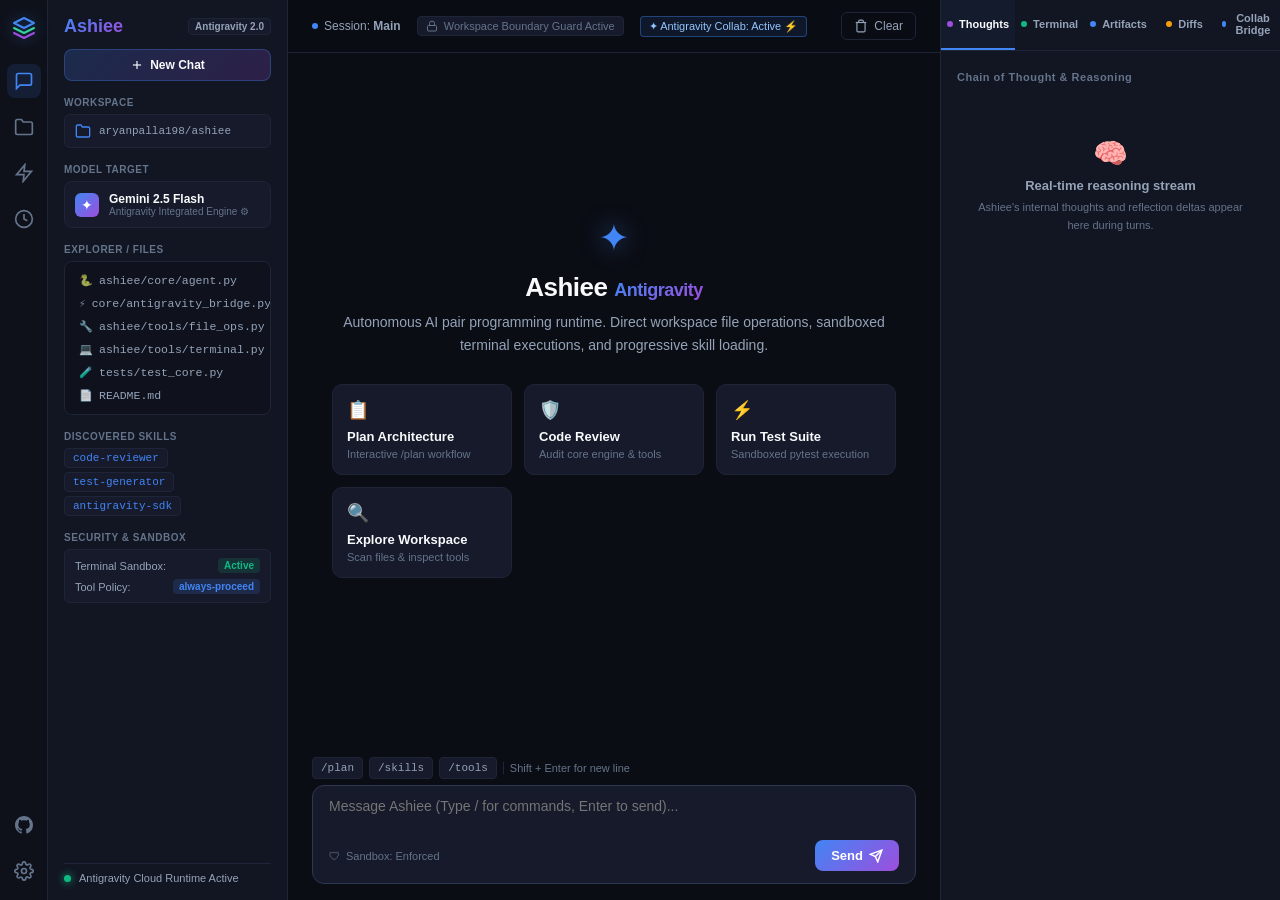
<file: index.html>
<!DOCTYPE html>
<html lang="en">
<head>
    <meta charset="UTF-8">
    <meta name="viewport" content="width=device-width, initial-scale=1.0, maximum-scale=1.0, user-scalable=no, viewport-fit=cover">
    <title>Ashiee — Google Antigravity Studio</title>
    <link rel="icon" href="data:image/svg+xml,<svg xmlns='http://www.w3.org/2000/svg' viewBox='0 0 24 24'><text y='20' font-size='20'>✦</text></svg>">
    <link rel="stylesheet" href="styles.css">
    <script src="marked.min.js"></script>
    <style>
        /* File Explorer Enhancements */
        .file-tree {
            display: flex;
            flex-direction: column;
            gap: 2px;
            font-family: var(--font-mono);
            font-size: 11.5px;
            max-height: 220px;
            overflow-y: auto;
            background: rgba(14, 17, 26, 0.6);
            border: 1px solid var(--border-subtle);
            border-radius: 8px;
            padding: 8px;
        }
        .file-tree-item {
            display: flex;
            align-items: center;
            gap: 6px;
            padding: 4px 6px;
            border-radius: 4px;
            color: var(--text-secondary);
            cursor: pointer;
            transition: all 0.15s;
            text-decoration: none;
        }
        .file-tree-item:hover {
            background: var(--bg-card);
            color: var(--text-primary);
        }
        .file-tree-item.active {
            background: rgba(66, 133, 244, 0.15);
            color: var(--agy-blue);
        }
        .file-icon { font-size: 11px; opacity: 0.8; }
        .code-modal-backdrop {
            position: fixed;
            inset: 0;
            background: rgba(0,0,0,0.75);
            backdrop-filter: blur(4px);
            z-index: 999;
            display: none;
            align-items: center;
            justify-content: center;
        }
        .code-modal {
            background: #0B0D14;
            border: 1px solid var(--border-accent);
            border-radius: 12px;
            width: 850px;
            max-width: 92vw;
            height: 560px;
            display: flex;
            flex-direction: column;
            box-shadow: 0 20px 50px rgba(0,0,0,0.8);
            overflow: hidden;
        }
        .code-modal-header {
            padding: 12px 18px;
            background: #121522;
            border-bottom: 1px solid var(--border-subtle);
            display: flex;
            justify-content: space-between;
            align-items: center;
        }
        .code-modal-body {
            flex: 1;
            padding: 16px;
            overflow: auto;
            background: #080A0F;
            font-family: var(--font-mono);
            font-size: 12px;
            line-height: 1.6;
            color: #d1d5db;
            white-space: pre;
        }
    </style>
</head>
<body class="antigravity-dark">
    <div class="antigravity-layout">
        <!-- 1. Left Icon Rail -->
        <nav class="icon-rail">
            <div class="rail-top">
                <div class="agy-logo" title="Google Antigravity">
                    <svg width="24" height="24" viewBox="0 0 24 24" fill="none">
                        <path d="M12 2L2 7L12 12L22 7L12 2Z" stroke="#4285F4" stroke-width="2" stroke-linecap="round" stroke-linejoin="round"/>
                        <path d="M2 17L12 22L22 17" stroke="#9D4EDD" stroke-width="2" stroke-linecap="round" stroke-linejoin="round"/>
                        <path d="M2 12L12 17L22 12" stroke="#34D399" stroke-width="2" stroke-linecap="round" stroke-linejoin="round"/>
                    </svg>
                </div>
                <button class="rail-btn active" title="Chat Canvas" onclick="setNavView('chat')">
                    <svg width="20" height="20" viewBox="0 0 24 24" fill="none" stroke="currentColor" stroke-width="2"><path d="M21 15a2 2 0 0 1-2 2H7l-4 4V5a2 2 0 0 1 2-2h14a2 2 0 0 1 2 2z"/></svg>
                </button>
                <button class="rail-btn" title="Explorer & Workspace Files" onclick="setNavView('files')">
                    <svg width="20" height="20" viewBox="0 0 24 24" fill="none" stroke="currentColor" stroke-width="2"><path d="M22 19a2 2 0 0 1-2 2H4a2 2 0 0 1-2-2V5a2 2 0 0 1 2-2h5l2 3h9a2 2 0 0 1 2 2z"/></svg>
                </button>
                <button class="rail-btn" title="Skills & Plugins" onclick="setNavView('skills')">
                    <svg width="20" height="20" viewBox="0 0 24 24" fill="none" stroke="currentColor" stroke-width="2"><polygon points="13 2 3 14 12 14 11 22 21 10 12 10 13 2"/></svg>
                </button>
                <button class="rail-btn" title="Automations & Cron" onclick="setNavView('tasks')">
                    <svg width="20" height="20" viewBox="0 0 24 24" fill="none" stroke="currentColor" stroke-width="2"><circle cx="12" cy="12" r="10"/><polyline points="12 6 12 12 16 14"/></svg>
                </button>
            </div>
            <div class="rail-bottom">
                <a href="https://github.com/aryanpalla198/ashiee" target="_blank" class="rail-btn" title="GitHub Repository">
                    <svg height="18" width="18" viewBox="0 0 16 16" fill="currentColor"><path d="M8 0C3.58 0 0 3.58 0 8c0 3.54 2.29 6.53 5.47 7.59.4.07.55-.17.55-.38 0-.19-.01-.82-.01-1.49-2.01.37-2.53-.49-2.69-.94-.09-.23-.48-.94-.82-1.13-.28-.15-.68-.52-.01-.53.63-.01 1.08.58 1.23.82.72 1.21 1.87.87 2.33.66.07-.52.28-.87.51-1.07-1.78-.2-3.64-.89-3.64-3.95 0-.87.31-1.59.82-2.15-.08-.2-.36-1.02.08-2.12 0 0 .67-.21 2.2.82.64-.18 1.32-.27 2-.27.68 0 1.36.09 2 .27 1.53-1.04 2.2-.82 2.2-.82.44 1.1.16 1.92.08 2.12.51.56.82 1.27.82 2.15 0 3.07-1.87 3.75-3.65 3.95.29.25.54.73.54 1.48 0 1.07-.01 1.93-.01 2.2 0 .21.15.46.55.38A8.013 8.013 0 0016 8c0-4.42-3.58-8-8-8z"/></svg>
                </a>
                <button class="rail-btn" title="Settings & Model" onclick="openSettings()">
                    <svg width="20" height="20" viewBox="0 0 24 24" fill="none" stroke="currentColor" stroke-width="2"><circle cx="12" cy="12" r="3"/><path d="M19.4 15a1.65 1.65 0 0 0 .33 1.82l.06.06a2 2 0 0 1 0 2.83 2 2 0 0 1-2.83 0l-.06-.06a1.65 1.65 0 0 0-1.82-.33 1.65 1.65 0 0 0-1 1.51V21a2 2 0 0 1-2 2 2 2 0 0 1-2-2v-.09A1.65 1.65 0 0 0 9 19.4a1.65 1.65 0 0 0-1.82.33l-.06.06a2 2 0 0 1-2.83 0 2 2 0 0 1 0-2.83l.06-.06a1.65 1.65 0 0 0 .33-1.82 1.65 1.65 0 0 0-1.51-1H3a2 2 0 0 1-2-2 2 2 0 0 1 2-2h.09A1.65 1.65 0 0 0 4.6 9a1.65 1.65 0 0 0-.33-1.82l-.06-.06a2 2 0 0 1 0-2.83 2 2 0 0 1 2.83 0l.06.06a1.65 1.65 0 0 0 1.82.33H9a1.65 1.65 0 0 0 1-1.51V3a2 2 0 0 1 2-2 2 2 0 0 1 2 2v.09a1.65 1.65 0 0 0 1 1.51 1.65 1.65 0 0 0 1.82-.33l.06-.06a2 2 0 0 1 2.83 0 2 2 0 0 1 0 2.83l-.06.06a1.65 1.65 0 0 0-.33 1.82V9a1.65 1.65 0 0 0 1.51 1H21a2 2 0 0 1 2 2 2 2 0 0 1-2 2h-.09a1.65 1.65 0 0 0-1.51 1z"/></svg>
                </button>
            </div>
        </nav>

        <!-- 2. Left Sidebar Panel -->
        <aside class="sidebar-panel">
            <div class="sidebar-header">
                <div class="app-title">
                    <span class="gradient-text">Ashiee</span>
                    <span class="tag-badge">Antigravity 2.0</span>
                    <button class="topbar-action-btn mobile-nav-btn" onclick="closeMobileDrawers()" style="padding:2px 8px; margin-left:auto;" title="Close">✕</button>
                </div>
                <button class="new-chat-btn" onclick="clearMessages(); closeMobileDrawers();" title="New Chat">
                    <svg width="14" height="14" viewBox="0 0 24 24" fill="none" stroke="currentColor" stroke-width="2"><line x1="12" y1="5" x2="12" y2="19"/><line x1="5" y1="12" x2="19" y2="12"/></svg>
                    <span>New Chat</span>
                </button>
            </div>

            <div class="sidebar-content">
                <!-- Workspace Selector -->
                <div class="panel-group">
                    <span class="group-title">WORKSPACE</span>
                    <div class="workspace-card" title="Current Workspace Root">
                        <svg width="16" height="16" viewBox="0 0 24 24" fill="none" stroke="#4285F4" stroke-width="2"><path d="M22 19a2 2 0 0 1-2 2H4a2 2 0 0 1-2-2V5a2 2 0 0 1 2-2h5l2 3h9a2 2 0 0 1 2 2z"/></svg>
                        <span id="workspacePath" class="path-truncate">aryanpalla198/ashiee</span>
                    </div>
                </div>

                <!-- Active Model -->
                <div class="panel-group">
                    <span class="group-title">MODEL TARGET</span>
                    <div class="model-badge-card" onclick="openSettings()" style="cursor: pointer;" title="Click to Configure AI Engine & API Key">
                        <div class="sparkle-icon">✦</div>
                        <div class="model-info">
                            <span class="model-name" id="sidebarModelName">Gemini 2.5 Flash</span>
                            <span class="model-sub" id="sidebarModelStatus">Antigravity Integrated Engine ⚙</span>
                        </div>
                    </div>
                </div>

                <!-- Workspace Files Explorer -->
                <div class="panel-group">
                    <span class="group-title">EXPLORER / FILES</span>
                    <div class="file-tree" id="fileTreeContainer">
                        <div class="file-tree-item" onclick="openFilePreview('ashiee/core/agent.py')">
                            <span class="file-icon">🐍</span><span>ashiee/core/agent.py</span>
                        </div>
                        <div class="file-tree-item" onclick="openFilePreview('ashiee/core/antigravity_bridge.py')">
                            <span class="file-icon">⚡</span><span>core/antigravity_bridge.py</span>
                        </div>
                        <div class="file-tree-item" onclick="openFilePreview('ashiee/tools/file_ops.py')">
                            <span class="file-icon">🔧</span><span>ashiee/tools/file_ops.py</span>
                        </div>
                        <div class="file-tree-item" onclick="openFilePreview('ashiee/tools/terminal.py')">
                            <span class="file-icon">💻</span><span>ashiee/tools/terminal.py</span>
                        </div>
                        <div class="file-tree-item" onclick="openFilePreview('tests/test_core.py')">
                            <span class="file-icon">🧪</span><span>tests/test_core.py</span>
                        </div>
                        <div class="file-tree-item" onclick="openFilePreview('README.md')">
                            <span class="file-icon">📄</span><span>README.md</span>
                        </div>
                    </div>
                </div>

                <!-- Progressive Skills -->
                <div class="panel-group">
                    <span class="group-title">DISCOVERED SKILLS</span>
                    <div class="skills-chips" id="skillsList">
                        <div class="skill-pill" title="Code review runbook">code-reviewer</div>
                        <div class="skill-pill" title="Pytest generation runbook">test-generator</div>
                        <div class="skill-pill" title="Antigravity agent SDK">antigravity-sdk</div>
                    </div>
                </div>

                <!-- Tool Policy -->
                <div class="panel-group">
                    <span class="group-title">SECURITY & SANDBOX</span>
                    <div class="policy-card">
                        <div class="policy-row">
                            <span>Terminal Sandbox:</span>
                            <span class="status-pill green">Active</span>
                        </div>
                        <div class="policy-row">
                            <span>Tool Policy:</span>
                            <span class="status-pill blue">always-proceed</span>
                        </div>
                    </div>
                </div>
            </div>

            <div class="sidebar-status-bar">
                <div class="status-dot online"></div>
                <span id="runtimeStatus">Antigravity Runtime Online</span>
            </div>
        </aside>

        <!-- 3. Center Main Chat Canvas -->
        <main class="chat-canvas">
            <header class="canvas-topbar">
                <div class="topbar-left">
                    <button class="topbar-action-btn mobile-nav-btn" onclick="toggleMobileSidebar('files')" title="Workspace Explorer & Files">
                        <span>📁 Files</span>
                    </button>
                    <div class="session-badge">
                        <span class="dot-indicator"></span>
                        <span>Session: <strong id="sessionIdLabel">Main</strong></span>
                    </div>
                    <div class="sandbox-pill">
                        <svg width="12" height="12" viewBox="0 0 24 24" fill="none" stroke="currentColor" stroke-width="2"><rect x="3" y="11" width="18" height="11" rx="2" ry="2"/><path d="M7 11V7a5 5 0 0 1 10 0v4"/></svg>
                        <span>Workspace Boundary Guard Active</span>
                    </div>
                    <div class="sandbox-pill" style="border-color: rgba(66, 133, 244, 0.4); background: rgba(66, 133, 244, 0.1); color: #93c5fd;">
                        <span>✦ Antigravity Collab: Active ⚡</span>
                    </div>
                </div>
                <div class="topbar-right">
                    <button class="topbar-action-btn mobile-nav-btn" onclick="toggleMobileSidebar('aux')" title="Thoughts & Terminal Sidecar">
                        <span>🧠 Sidecar</span>
                    </button>
                    <button class="topbar-action-btn" onclick="clearMessages()" title="Clear Conversation">
                        <svg width="14" height="14" viewBox="0 0 24 24" fill="none" stroke="currentColor" stroke-width="2"><polyline points="3 6 5 6 21 6"/><path d="M19 6v14a2 2 0 0 1-2 2H7a2 2 0 0 1-2-2V6m3 0V4a2 2 0 0 1 2-2h4a2 2 0 0 1 2 2v2"/></svg>
                        <span>Clear</span>
                    </button>
                </div>
            </header>

            <!-- Message Stream -->
            <div class="messages-stream" id="messagesContainer">
                <div class="antigravity-hero">
                    <div class="hero-logo-glow">✦</div>
                    <h1>Ashiee <span class="gradient-text">Antigravity</span></h1>
                    <p>Autonomous AI pair programming runtime. Direct workspace file operations, sandboxed terminal executions, and progressive skill loading.</p>
                    
                    <div class="prompt-starters">
                        <button class="starter-card" onclick="sendPrompt('/plan Architect an autonomous multi-agent code analysis pipeline')">
                            <span class="card-icon">📋</span>
                            <span class="card-title">Plan Architecture</span>
                            <span class="card-desc">Interactive /plan workflow</span>
                        </button>
                        <button class="starter-card" onclick="sendPrompt('Review the code in ashiee/core/agent.py and inspect the ReAct execution loop')">
                            <span class="card-icon">🛡️</span>
                            <span class="card-title">Code Review</span>
                            <span class="card-desc">Audit core engine & tools</span>
                        </button>
                        <button class="starter-card" onclick="sendPrompt('Run pytest tests/ to verify the entire test suite passes')">
                            <span class="card-icon">⚡</span>
                            <span class="card-title">Run Test Suite</span>
                            <span class="card-desc">Sandboxed pytest execution</span>
                        </button>
                        <button class="starter-card" onclick="sendPrompt('Explore this workspace, list all Python files, and inspect registered tools in Ashiee.')">
                            <span class="card-icon">🔍</span>
                            <span class="card-title">Explore Workspace</span>
                            <span class="card-desc">Scan files & inspect tools</span>
                        </button>
                    </div>
                </div>
            </div>

            <!-- Bottom Floating Composer -->
            <div class="composer-container">
                <!-- Slash Command Autocomplete Popover -->
                <div class="slash-menu hidden" id="slashMenu">
                    <div class="slash-header">Antigravity Workflows & Slash Commands</div>
                    <div class="slash-item" onclick="applySlash('/plan ')">
                        <span class="slash-cmd">/plan</span>
                        <span class="slash-desc">Review and refine a step-by-step implementation plan before execution</span>
                    </div>
                    <div class="slash-item" onclick="applySlash('/goal ')">
                        <span class="slash-cmd">/goal</span>
                        <span class="slash-desc">Execute a long-running autonomous task with extra thoroughness</span>
                    </div>
                    <div class="slash-item" onclick="applySlash('/skills ')">
                        <span class="slash-cmd">/skills</span>
                        <span class="slash-desc">Inspect and activate progressive skills runbooks</span>
                    </div>
                    <div class="slash-item" onclick="applySlash('/tools ')">
                        <span class="slash-cmd">/tools</span>
                        <span class="slash-desc">List all 11 registered sandboxed tools in Ashiee</span>
                    </div>
                </div>

                <!-- Context Chips Bar -->
                <div class="composer-toolbar">
                    <div class="chips-row">
                        <button class="composer-chip" onclick="applySlash('/plan ')">/plan</button>
                        <button class="composer-chip" onclick="applySlash('/skills ')">/skills</button>
                        <button class="composer-chip" onclick="sendPrompt('List all registered tools in Ashiee')">/tools</button>
                        <span class="divider"></span>
                        <span class="chip-text">Shift + Enter for new line</span>
                    </div>
                </div>

                <!-- Input Box -->
                <div class="composer-card">
                    <textarea id="promptInput" placeholder="Message Ashiee (Type / for commands, Enter to send)..." rows="2"></textarea>
                    <div class="composer-actions">
                        <div class="permission-pill">
                            <span class="shield-icon">🛡</span>
                            <span>Sandbox: Enforced</span>
                        </div>
                        <button class="send-action-btn" id="sendBtn" onclick="submitPrompt()">
                            <span>Send</span>
                            <svg width="14" height="14" viewBox="0 0 24 24" fill="none" stroke="currentColor" stroke-width="2.5"><line x1="22" y1="2" x2="11" y2="13"/><polygon points="22 2 15 22 11 13 2 9 22 2"/></svg>
                        </button>
                    </div>
                </div>
            </div>
        </main>

        <!-- 4. Right Auxiliary Pane (Antigravity Side Pane) -->
        <aside class="auxiliary-pane">
            <div class="aux-tabs">
                <button class="aux-tab active" id="tabBtnThoughts" onclick="switchTab('thoughts')">
                    <span class="tab-dot purple"></span>
                    <span>Thoughts</span>
                </button>
                <button class="aux-tab" id="tabBtnTerminal" onclick="switchTab('terminal')">
                    <span class="tab-dot green"></span>
                    <span>Terminal</span>
                </button>
                <button class="aux-tab" id="tabBtnArtifacts" onclick="switchTab('artifacts')">
                    <span class="tab-dot blue"></span>
                    <span>Artifacts</span>
                </button>
                <button class="aux-tab" id="tabBtnDiffs" onclick="switchTab('diffs')">
                    <span class="tab-dot amber"></span>
                    <span>Diffs</span>
                </button>
                <button class="aux-tab" id="tabBtnBridge" onclick="switchTab('bridge')">
                    <span class="tab-dot blue"></span>
                    <span>Collab Bridge</span>
                </button>
                <button class="aux-tab mobile-nav-btn" onclick="closeMobileDrawers()" title="Close" style="margin-left:auto; color:var(--text-muted);">✕</button>
            </div>

            <div class="aux-content">
                <!-- Thoughts Tab -->
                <div id="thoughtsPane" class="tab-view active">
                    <div class="pane-title-bar">
                        <span class="pane-title">Chain of Thought & Reasoning</span>
                    </div>
                    <div class="thoughts-feed" id="thoughtStream">
                        <div class="empty-feed">
                            <div class="feed-icon">🧠</div>
                            <p>Real-time reasoning stream</p>
                            <span>Ashiee's internal thoughts and reflection deltas appear here during turns.</span>
                        </div>
                    </div>
                </div>

                <!-- Terminal Tab -->
                <div id="terminalPane" class="tab-view">
                    <div class="pane-title-bar">
                        <span class="pane-title">Sandboxed PTY Execution Log</span>
                    </div>
                    <pre class="terminal-screen" id="terminalLog">PS C:\Users\aryan\.gemini\antigravity\scratch\ashiee&gt; _</pre>
                </div>

                <!-- Artifacts Tab -->
                <div id="artifactsPane" class="tab-view">
                    <div class="pane-title-bar">
                        <span class="pane-title">Structured Artifacts & Reports</span>
                    </div>
                    <div class="artifacts-container" id="artifactsContainer">
                        <div class="artifact-card">
                            <div class="card-badge">Report</div>
                            <h4>Ashiee Architectural Blueprint</h4>
                            <p>ReAct loop, sandbox boundaries, and progressive disclosure skills catalog.</p>
                        </div>
                    </div>
                </div>

                <!-- Diffs Tab -->
                <div id="diffsPane" class="tab-view">
                    <div class="pane-title-bar">
                        <span class="pane-title">Visual File Changes</span>
                    </div>
                    <div class="diffs-feed" id="diffsContainer">
                        <div class="empty-feed">
                            <div class="feed-icon">📝</div>
                            <p>No active file diffs</p>
                            <span>Modified lines will display in red/green when tools make file edits.</span>
                        </div>
                    </div>
                </div>

                <!-- Antigravity Collaboration Bridge Tab -->
                <div id="bridgePane" class="tab-view">
                    <div class="pane-title-bar" style="display: flex; justify-content: space-between; align-items: center;">
                        <span class="pane-title">Antigravity ↔ Ashiee Collaboration Hub</span>
                        <button class="aux-action-btn" onclick="syncBridge()" title="Resync Shared Skills">⚡ Sync Now</button>
                    </div>
                    <div id="bridgeTelemetryContent" style="padding: 14px;">
                        <div class="telemetry-card" style="background:#131726; border:1px solid #232942; border-radius:8px; padding:12px; margin-bottom:10px;">
                            <div style="display:flex; justify-content:space-between; font-size:12px; margin-bottom:6px;">
                                <span style="color:#94a3b8;">Bridge Status:</span>
                                <span style="color:#10b981; font-weight:600;">Connected (Active)</span>
                            </div>
                            <div style="display:flex; justify-content:space-between; font-size:12px; margin-bottom:6px;">
                                <span style="color:#94a3b8;">Latency:</span>
                                <span style="color:#4285f4; font-weight:600;">12.4 ms (In-Memory)</span>
                            </div>
                            <div style="display:flex; justify-content:space-between; font-size:12px;">
                                <span style="color:#94a3b8;">Shared Skills:</span>
                                <span style="color:#9d4edd; font-weight:600;">11 Indexed Skills</span>
                            </div>
                        </div>
                        <p style="font-size:11px; color:#64748b; line-height:1.5;">Real-time co-pilot telemetry exchanging active skills index and workspace tool states between Antigravity and Ashiee.</p>
                    </div>
                </div>
            </div>
        </aside>
    </div>

    <!-- Mobile Drawer Backdrop -->
    <div class="mobile-backdrop" id="mobileBackdrop" onclick="closeMobileDrawers()"></div>

    <!-- Code Viewer Modal -->
    <div class="code-modal-backdrop" id="codeModal">
        <div class="code-modal">
            <div class="code-modal-header">
                <span id="codeModalTitle" style="font-size:13px; font-weight:600; color:#4285f4; font-family:var(--font-mono);">File Viewer</span>
                <button class="topbar-action-btn" onclick="closeFilePreview()">✕ Close</button>
            </div>
            <pre class="code-modal-body" id="codeModalContent"></pre>
        </div>
    </div>

    <!-- Settings & Model Modal -->
    <div id="settingsModal" class="modal-overlay hidden">
        <div class="modal-card">
            <div class="modal-header">
                <div class="modal-title">
                    <span class="sparkle-icon" style="display:inline-flex; width:22px; height:22px; font-size:11px;">✦</span>
                    <span>Google Antigravity Engine Configuration</span>
                </div>
                <button class="modal-close-btn" onclick="closeSettings()">✕</button>
            </div>
            <div class="modal-body">
                <p class="modal-desc">Configure your Google Gemini or Antigravity runtime model.</p>
                <div style="margin-bottom: 14px;">
                    <label for="apiKeyInput" style="display:block; font-size:12px; font-weight:600; color:var(--text-secondary); margin-bottom:6px;">Gemini API Key</label>
                    <input type="password" id="apiKeyInput" placeholder="AIzaSy... (Paste Gemini / AI Studio key)" style="width:100%; box-sizing:border-box; background:#0c0f1a; border:1px solid var(--border-accent); border-radius:6px; padding:10px; color:#fff; font-size:13px; font-family:var(--font-mono);">
                </div>
                <div style="margin-bottom: 16px;">
                    <label for="modelSelect" style="display:block; font-size:12px; font-weight:600; color:var(--text-secondary); margin-bottom:6px;">Model Selection</label>
                    <select id="modelSelect" style="width:100%; box-sizing:border-box; background:#0c0f1a; border:1px solid var(--border-accent); border-radius:6px; padding:10px; color:#fff; font-size:13px;">
                        <option value="gemini-2.5-flash">Gemini 2.5 Flash (Fastest, High Quality) — Default</option>
                        <option value="gemini-2.5-pro">Gemini 2.5 Pro (Deep Reasoning)</option>
                    </select>
                </div>
            </div>
            <div class="modal-footer" style="display:flex; justify-content:flex-end; gap:10px;">
                <button class="composer-chip" onclick="closeSettings()" style="padding:8px 16px;">Cancel</button>
                <button class="send-action-btn" onclick="saveSettings()" style="padding:8px 20px;">Save</button>
            </div>
        </div>
    </div>

    <script src="app.js"></script>
</body>
</html>
</file>
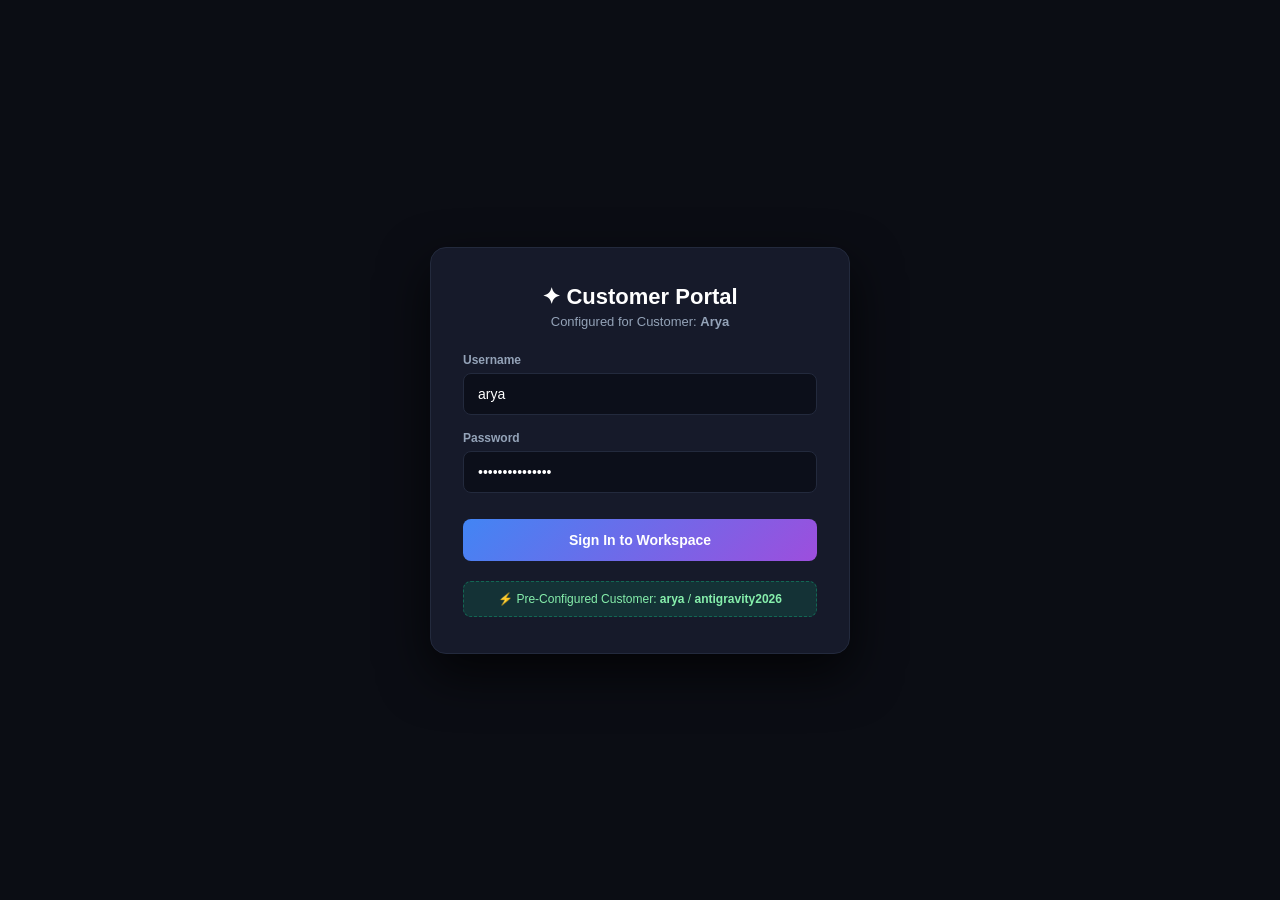
<file: active_app.html>
<!DOCTYPE html>
<html lang="en">
<head>
    <meta charset="UTF-8">
    <title>Ashiee — Customer Portal (Arya)</title>
    <style>
        :root { --bg-root: #0b0d14; --bg-card: #161a2a; --border-subtle: #232a3d; --agy-blue: #4285f4; --agy-purple: #9d4edd; --agy-green: #10b981; }
        * { box-sizing: border-box; margin: 0; padding: 0; font-family: -apple-system, BlinkMacSystemFont, "Segoe UI", Roboto, sans-serif; }
        body { background: var(--bg-root); color: #fff; display: flex; justify-content: center; align-items: center; min-height: 100vh; padding: 20px; }
        .card { background: var(--bg-card); border: 1px solid var(--border-subtle); border-radius: 16px; width: 100%; max-width: 420px; padding: 36px 32px; box-shadow: 0 20px 50px rgba(0,0,0,0.7); }
        h1 { font-size: 22px; text-align: center; margin-bottom: 4px; }
        .subtitle { font-size: 13px; color: #94a3b8; text-align: center; margin-bottom: 24px; }
        .form-group { margin-bottom: 16px; }
        label { display: block; font-size: 12px; font-weight: 600; color: #94a3b8; margin-bottom: 6px; }
        input { width: 100%; background: #0c0f1a; border: 1px solid var(--border-subtle); border-radius: 8px; padding: 12px 14px; color: #fff; font-size: 14px; outline: none; }
        input:focus { border-color: var(--agy-blue); }
        .btn { width: 100%; background: linear-gradient(135deg, var(--agy-blue), var(--agy-purple)); border: none; border-radius: 8px; color: #fff; font-size: 14px; font-weight: 600; padding: 13px; cursor: pointer; margin-top: 10px; }
        .badge { background: rgba(16, 185, 129, 0.15); border: 1px dashed rgba(16, 185, 129, 0.4); border-radius: 8px; padding: 10px; font-size: 12px; color: #86efac; text-align: center; margin-top: 20px; cursor: pointer; }
        .toast { display: none; padding: 10px; border-radius: 8px; font-size: 12px; margin-bottom: 16px; }
        .toast.error { display: block; background: rgba(239, 68, 68, 0.15); color: #fca5a5; }
        .toast.success { display: block; background: rgba(16, 185, 129, 0.15); color: #86efac; }
    </style>
</head>
<body>
    <div class="card">
        <h1>✦ Customer Portal</h1>
        <p class="subtitle">Configured for Customer: <strong>Arya</strong></p>
        <div id="toast" class="toast"></div>
        <form onsubmit="handleAuth(event)">
            <div class="form-group">
                <label>Username</label>
                <input type="text" id="username" value="arya" required>
            </div>
            <div class="form-group">
                <label>Password</label>
                <input type="password" id="password" value="antigravity2026" required>
            </div>
            <button type="submit" class="btn">Sign In to Workspace</button>
        </form>
        <div class="badge" onclick="quickFill()">
            ⚡ Pre-Configured Customer: <strong>arya</strong> / <strong>antigravity2026</strong>
        </div>
    </div>
    <script>
        function quickFill() {
            document.getElementById('username').value = 'arya';
            document.getElementById('password').value = 'antigravity2026';
        }
        async function handleAuth(e) {
            e.preventDefault();
            const u = document.getElementById('username').value.trim();
            const p = document.getElementById('password').value;
            const t = document.getElementById('toast');
            try {
                const res = await fetch('/api/login', {
                    method: 'POST',
                    headers: { 'Content-Type': 'application/json' },
                    body: JSON.stringify({ username: u, password: p })
                });
                const data = await res.json();
                if (res.ok && data.success) {
                    t.innerText = 'Authenticated successfully! Redirecting...';
                    t.className = 'toast success';
                    localStorage.setItem('ashiee_user', u);
                    localStorage.setItem('ashiee_token', data.token);
                    setTimeout(() => { window.location.href = '/dashboard'; }, 600);
                } else {
                    t.innerText = data.detail || 'Login failed.';
                    t.className = 'toast error';
                }
            } catch (err) {
                t.innerText = 'Connection error. Ensure backend is running.';
                t.className = 'toast error';
            }
        }
    </script>
</body>
</html>
</file>
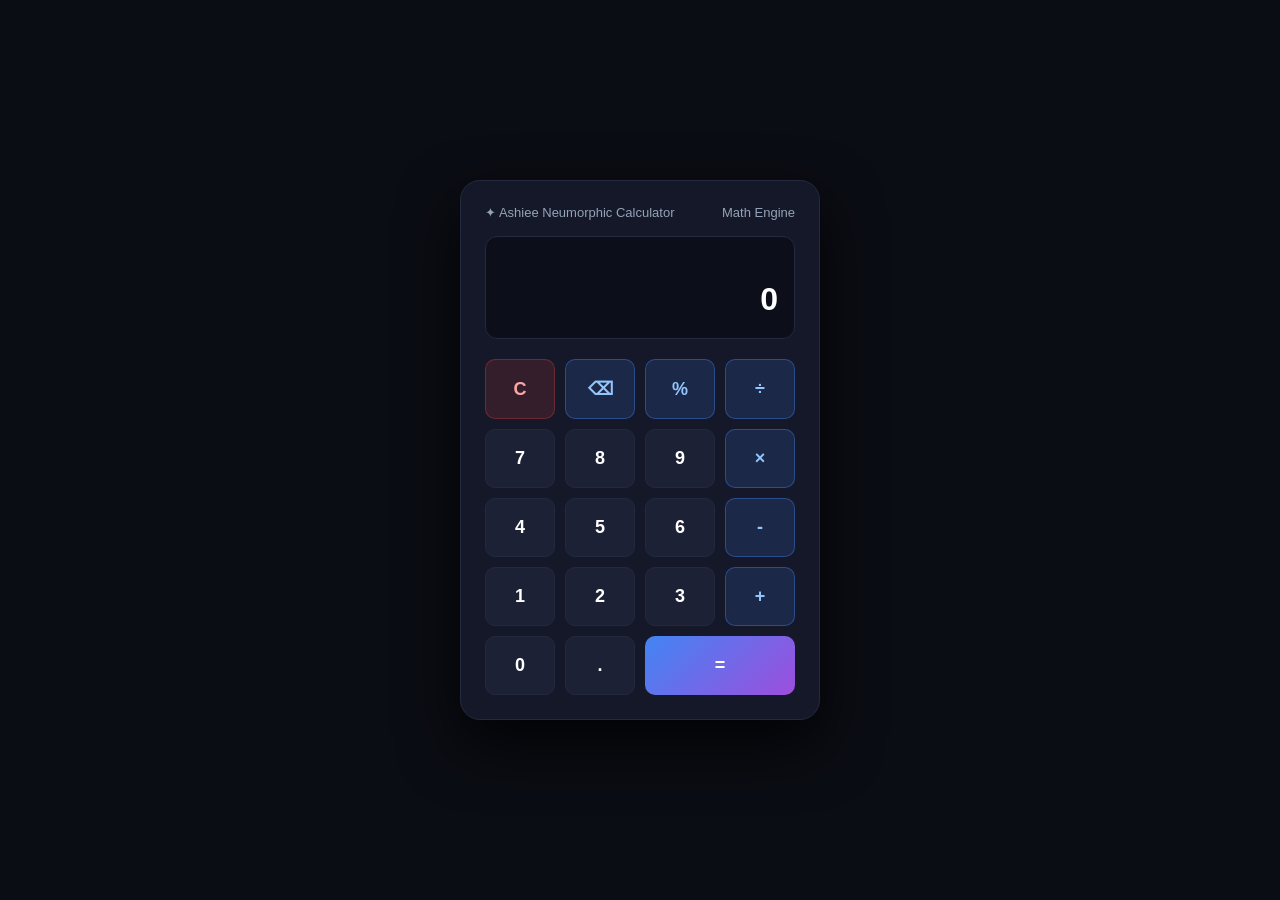
<file: calculator.html>
<!DOCTYPE html>
<html lang="en">
<head>
    <meta charset="UTF-8">
    <title>Ashiee — Neumorphic Calculator</title>
    <style>
        :root { --bg: #0b0d14; --card: #151828; --btn: #1d2136; --btn-op: #4285f4; --text: #f8fafc; }
        * { box-sizing: border-box; margin: 0; padding: 0; font-family: -apple-system, BlinkMacSystemFont, "Segoe UI", Roboto, sans-serif; }
        body { background: var(--bg); color: var(--text); display: flex; justify-content: center; align-items: center; min-height: 100vh; padding: 20px; }
        .calc-card { background: var(--card); border: 1px solid #232a3d; border-radius: 20px; width: 100%; max-width: 360px; padding: 24px; box-shadow: 0 25px 60px rgba(0,0,0,0.8); }
        .title-bar { display: flex; justify-content: space-between; align-items: center; margin-bottom: 16px; font-size: 13px; color: #94a3b8; }
        .display-screen { background: #0c0f1a; border: 1px solid #232a3d; border-radius: 12px; padding: 20px 16px; text-align: right; margin-bottom: 20px; }
        .history { font-size: 13px; color: #64748b; min-height: 18px; margin-bottom: 6px; }
        .main-val { font-size: 32px; font-weight: 700; color: #fff; word-break: break-all; }
        .grid { display: grid; grid-template-columns: repeat(4, 1fr); gap: 10px; }
        button { background: var(--btn); border: 1px solid #232a3d; color: #fff; border-radius: 10px; padding: 18px 0; font-size: 18px; font-weight: 600; cursor: pointer; transition: all 0.15s; }
        button:hover { background: #282e4a; border-color: #4285f4; }
        button:active { transform: scale(0.96); }
        button.op { background: rgba(66, 133, 244, 0.15); color: #93c5fd; border-color: rgba(66, 133, 244, 0.4); }
        button.equals { background: linear-gradient(135deg, #4285f4, #9d4edd); color: #fff; border: none; grid-column: span 2; }
        button.clear { background: rgba(239, 68, 68, 0.15); color: #fca5a5; border-color: rgba(239, 68, 68, 0.3); }
    </style>
</head>
<body>
    <div class="calc-card">
        <div class="title-bar">
            <span>✦ Ashiee Neumorphic Calculator</span>
            <span>Math Engine</span>
        </div>
        <div class="display-screen">
            <div class="history" id="history"></div>
            <div class="main-val" id="display">0</div>
        </div>
        <div class="grid">
            <button class="clear" onclick="clearCalc()">C</button>
            <button class="op" onclick="delChar()">⌫</button>
            <button class="op" onclick="inputOp('%')">%</button>
            <button class="op" onclick="inputOp('/')">÷</button>

            <button onclick="inputDigit('7')">7</button>
            <button onclick="inputDigit('8')">8</button>
            <button onclick="inputDigit('9')">9</button>
            <button class="op" onclick="inputOp('*')">×</button>

            <button onclick="inputDigit('4')">4</button>
            <button onclick="inputDigit('5')">5</button>
            <button onclick="inputDigit('6')">6</button>
            <button class="op" onclick="inputOp('-')">-</button>

            <button onclick="inputDigit('1')">1</button>
            <button onclick="inputDigit('2')">2</button>
            <button onclick="inputDigit('3')">3</button>
            <button class="op" onclick="inputOp('+')">+</button>

            <button onclick="inputDigit('0')">0</button>
            <button onclick="inputDot('.')">.</button>
            <button class="equals" onclick="compute()">=</button>
        </div>
    </div>
    <script>
        let current = '0';
        let prev = '';
        let op = null;
        function updateScreen() {
            document.getElementById('display').innerText = current;
            document.getElementById('history').innerText = prev + (op ? ' ' + op : '');
        }
        function inputDigit(d) {
            if (current === '0') current = d;
            else current += d;
            updateScreen();
        }
        function inputDot() {
            if (!current.includes('.')) current += '.';
            updateScreen();
        }
        function inputOp(o) {
            if (op && prev) compute();
            prev = current;
            op = o;
            current = '0';
            updateScreen();
        }
        function clearCalc() { current = '0'; prev = ''; op = null; updateScreen(); }
        function delChar() { current = current.length > 1 ? current.slice(0, -1) : '0'; updateScreen(); }
        function compute() {
            if (!op || !prev) return;
            const a = parseFloat(prev);
            const b = parseFloat(current);
            let res = 0;
            if (op === '+') res = a + b;
            else if (op === '-') res = a - b;
            else if (op === '*') res = a * b;
            else if (op === '/') res = b !== 0 ? a / b : 'Error';
            else if (op === '%') res = a % b;
            current = String(res);
            prev = '';
            op = null;
            updateScreen();
        }
    </script>
</body>
</html>
</file>
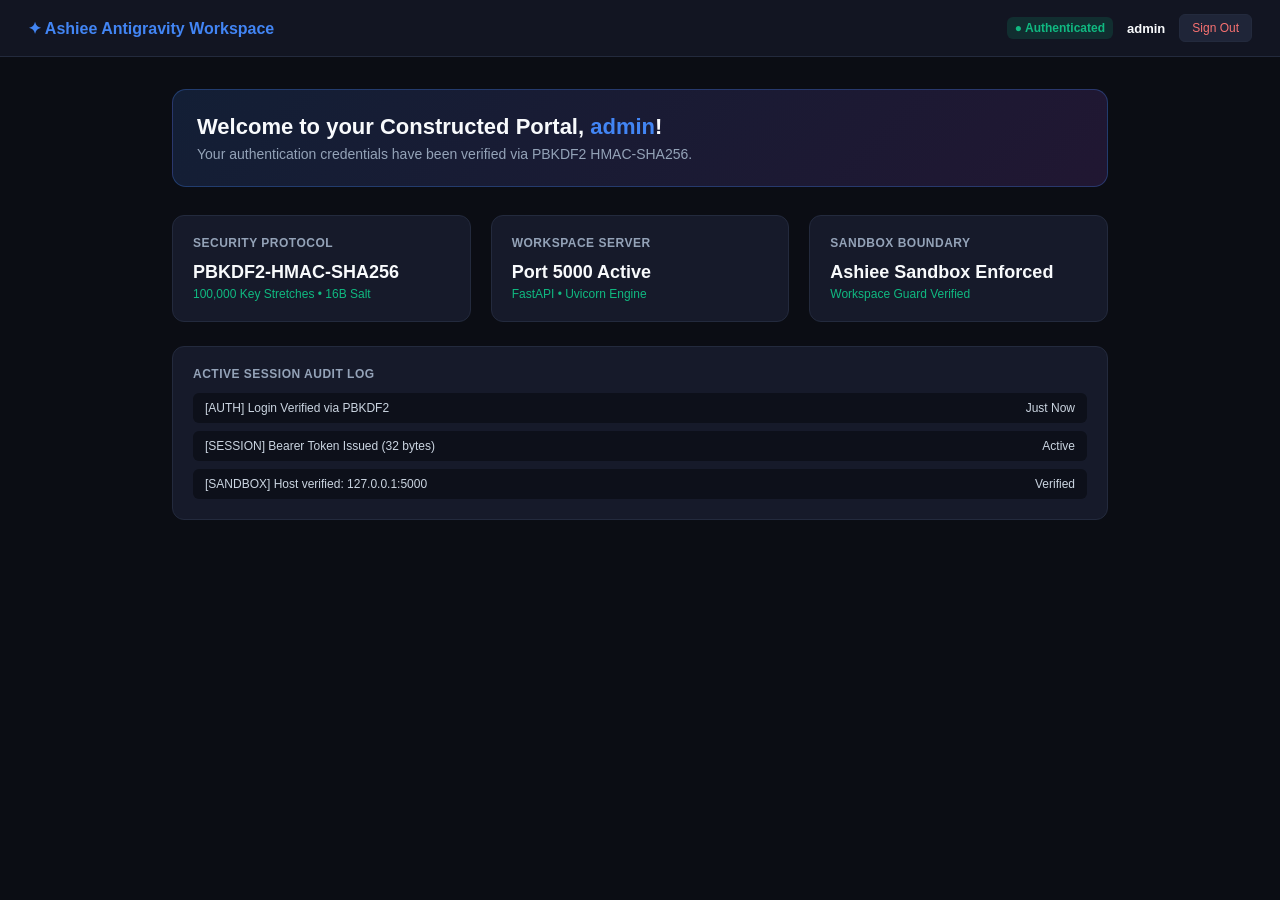
<file: dashboard.html>
<!DOCTYPE html>
<html lang="en">
<head>
    <meta charset="UTF-8">
    <meta name="viewport" content="width=device-width, initial-scale=1.0">
    <title>Ashiee — Member Workspace Dashboard</title>
    <style>
        :root {
            --bg-root: #0b0d14;
            --bg-sidebar: #121522;
            --bg-card: #161a2a;
            --border-subtle: #232a3d;
            --text-main: #f8fafc;
            --text-muted: #94a3b8;
            --agy-blue: #4285f4;
            --agy-purple: #9d4edd;
            --agy-green: #10b981;
        }
        * { box-sizing: border-box; margin: 0; padding: 0; font-family: -apple-system, BlinkMacSystemFont, "Segoe UI", Roboto, sans-serif; }
        body { background: var(--bg-root); color: var(--text-main); min-height: 100vh; display: flex; flex-direction: column; }
        header { background: var(--bg-sidebar); border-bottom: 1px solid var(--border-subtle); padding: 14px 28px; display: flex; justify-content: space-between; align-items: center; }
        .logo-brand { display: flex; align-items: center; gap: 8px; font-weight: 700; font-size: 16px; color: var(--agy-blue); }
        .user-nav { display: flex; align-items: center; gap: 14px; }
        .badge { background: rgba(16, 185, 129, 0.15); color: var(--agy-green); border-radius: 6px; padding: 4px 8px; font-size: 12px; font-weight: 600; }
        .logout-btn { background: #1f2538; border: 1px solid var(--border-subtle); color: #f87171; border-radius: 6px; padding: 6px 12px; font-size: 12px; cursor: pointer; }
        main { flex: 1; padding: 32px; max-width: 1000px; margin: 0 auto; width: 100%; }
        .welcome-card { background: linear-gradient(135deg, rgba(66, 133, 244, 0.15), rgba(157, 78, 221, 0.15)); border: 1px solid rgba(66, 133, 244, 0.3); border-radius: 14px; padding: 24px; margin-bottom: 28px; }
        .welcome-card h2 { font-size: 22px; margin-bottom: 6px; }
        .welcome-card p { font-size: 14px; color: var(--text-muted); }
        .grid { display: grid; grid-template-columns: repeat(auto-fit, minmax(280px, 1fr)); gap: 20px; }
        .card { background: var(--bg-card); border: 1px solid var(--border-subtle); border-radius: 12px; padding: 20px; }
        .card-header { font-size: 12px; font-weight: 700; color: var(--text-muted); margin-bottom: 12px; letter-spacing: 0.5px; }
        .card-value { font-size: 18px; font-weight: 600; color: var(--text-main); margin-bottom: 4px; }
        .card-sub { font-size: 12px; color: var(--agy-green); }
        .activity-log { margin-top: 12px; display: flex; flex-direction: column; gap: 8px; }
        .log-item { background: #0d101a; border-radius: 6px; padding: 8px 12px; font-size: 12px; font-family: monospace; color: #cbd5e1; display: flex; justify-content: space-between; }
    </style>
</head>
<body>
    <header>
        <div class="logo-brand">✦ Ashiee Antigravity Workspace</div>
        <div class="user-nav">
            <span class="badge" id="roleBadge">● Authenticated</span>
            <span id="navUsername" style="font-size: 13px; font-weight: 600;">admin</span>
            <button class="logout-btn" onclick="logout()">Sign Out</button>
        </div>
    </header>
    <main>
        <div class="welcome-card">
            <h2>Welcome to your Constructed Portal, <span id="welcomeName" style="color: var(--agy-blue);">User</span>!</h2>
            <p>Your authentication credentials have been verified via PBKDF2 HMAC-SHA256.</p>
        </div>
        <div class="grid">
            <div class="card">
                <div class="card-header">SECURITY PROTOCOL</div>
                <div class="card-value">PBKDF2-HMAC-SHA256</div>
                <div class="card-sub">100,000 Key Stretches • 16B Salt</div>
            </div>
            <div class="card">
                <div class="card-header">WORKSPACE SERVER</div>
                <div class="card-value">Port 5000 Active</div>
                <div class="card-sub">FastAPI • Uvicorn Engine</div>
            </div>
            <div class="card">
                <div class="card-header">SANDBOX BOUNDARY</div>
                <div class="card-value">Ashiee Sandbox Enforced</div>
                <div class="card-sub">Workspace Guard Verified</div>
            </div>
        </div>
        <div class="card" style="margin-top: 24px;">
            <div class="card-header">ACTIVE SESSION AUDIT LOG</div>
            <div class="activity-log">
                <div class="log-item"><span>[AUTH] Login Verified via PBKDF2</span><span>Just Now</span></div>
                <div class="log-item"><span>[SESSION] Bearer Token Issued (32 bytes)</span><span>Active</span></div>
                <div class="log-item"><span>[SANDBOX] Host verified: 127.0.0.1:5000</span><span>Verified</span></div>
            </div>
        </div>
    </main>
    <script>
        const user = localStorage.getItem('ashiee_user') || 'admin';
        document.getElementById('welcomeName').innerText = user;
        document.getElementById('navUsername').innerText = user;
        function logout() {
            localStorage.removeItem('ashiee_token');
            localStorage.removeItem('ashiee_user');
            window.location.href = '/';
        }
    </script>
</body>
</html>
</file>
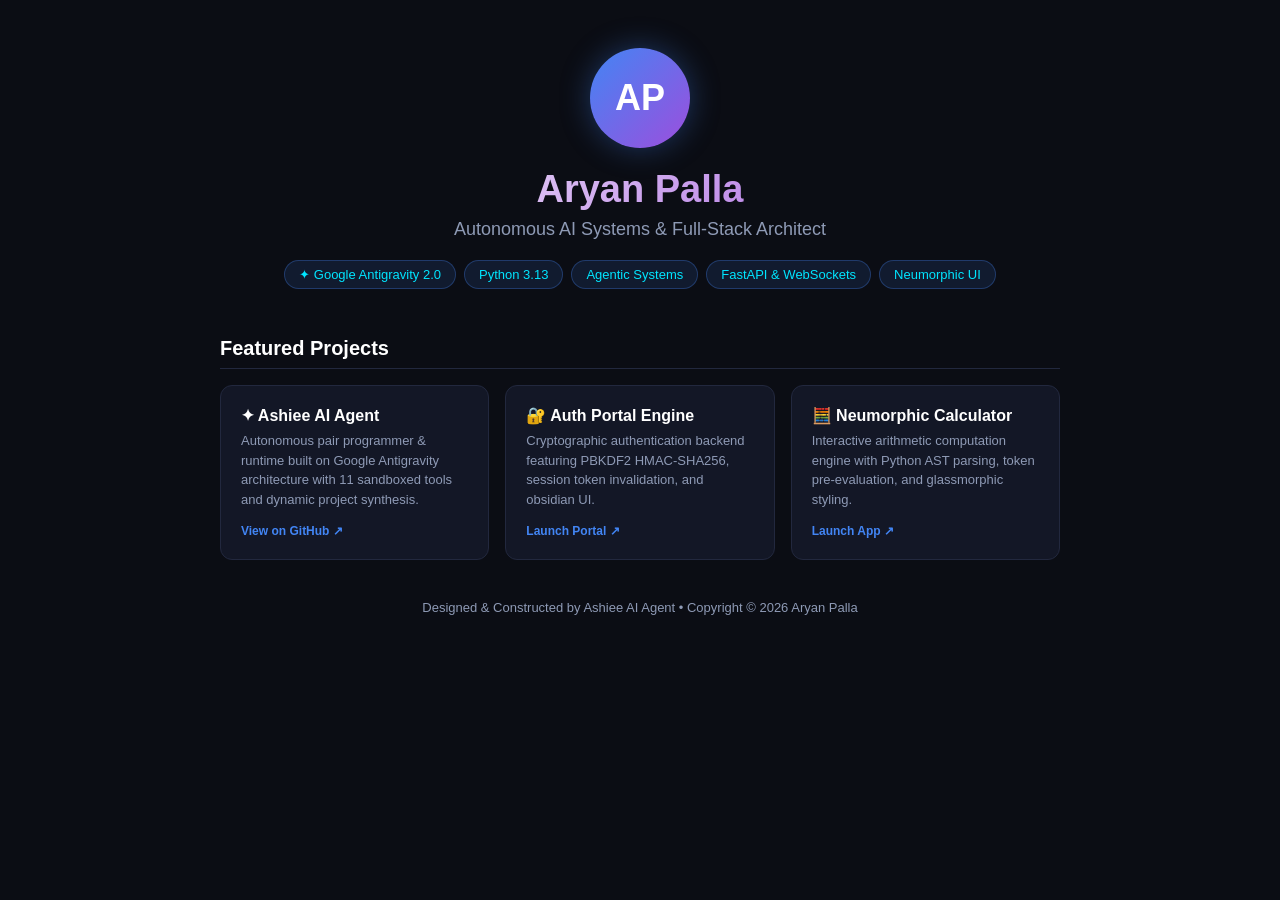
<file: portfolio.html>
<!DOCTYPE html>
<html lang="en">
<head>
    <meta charset="UTF-8">
    <meta name="viewport" content="width=device-width, initial-scale=1.0">
    <title>Aryan Palla — AI & Software Engineer</title>
    <style>
        :root {
            --bg-base: #0B0D14;
            --bg-card: #131726;
            --border: #22283E;
            --text-main: #F3F5FA;
            --text-muted: #8E9AB5;
            --blue: #4285F4;
            --purple: #9D4EDD;
            --cyan: #00E5FF;
        }
        * { box-sizing: border-box; margin: 0; padding: 0; font-family: -apple-system, BlinkMacSystemFont, "Segoe UI", Roboto, sans-serif; }
        body { background: var(--bg-base); color: var(--text-main); min-height: 100vh; display: flex; flex-direction: column; align-items: center; padding: 48px 16px; }
        .container { max-width: 840px; width: 100%; }
        .hero { text-align: center; margin-bottom: 48px; }
        .avatar-ring { width: 100px; height: 100px; border-radius: 50%; margin: 0 auto 20px; background: linear-gradient(135deg, var(--blue), var(--purple)); display: flex; align-items: center; justify-content: center; font-size: 36px; font-weight: 700; color: #fff; box-shadow: 0 0 30px rgba(66, 133, 244, 0.35); }
        h1 { font-size: 38px; font-weight: 800; margin-bottom: 8px; background: linear-gradient(135deg, #fff, #9D4EDD); -webkit-background-clip: text; -webkit-text-fill-color: transparent; }
        .tagline { color: var(--text-muted); font-size: 18px; margin-bottom: 20px; }
        .badges { display: flex; gap: 8px; justify-content: center; flex-wrap: wrap; margin-bottom: 32px; }
        .badge { background: rgba(66, 133, 244, 0.12); color: var(--cyan); border: 1px solid rgba(66, 133, 244, 0.3); padding: 6px 14px; border-radius: 999px; font-size: 13px; font-weight: 500; }
        .section-title { font-size: 20px; font-weight: 700; margin-bottom: 16px; border-bottom: 1px solid var(--border); padding-bottom: 8px; color: #fff; }
        .projects-grid { display: grid; grid-template-columns: repeat(auto-fit, minmax(250px, 1fr)); gap: 16px; margin-bottom: 40px; }
        .project-card { background: var(--bg-card); border: 1px solid var(--border); border-radius: 12px; padding: 20px; transition: transform 0.2s, border-color 0.2s; }
        .project-card:hover { transform: translateY(-3px); border-color: var(--blue); }
        .project-name { font-size: 16px; font-weight: 600; margin-bottom: 6px; color: #fff; }
        .project-desc { color: var(--text-muted); font-size: 13px; line-height: 1.5; margin-bottom: 12px; }
        .project-link { font-size: 12px; color: var(--blue); text-decoration: none; font-weight: 600; }
        .footer { text-align: center; color: var(--text-muted); font-size: 13px; margin-top: 40px; }
    </style>
</head>
<body>
    <div class="container">
        <div class="hero">
            <div class="avatar-ring">AP</div>
            <h1>Aryan Palla</h1>
            <p class="tagline">Autonomous AI Systems & Full-Stack Architect</p>
            <div class="badges">
                <span class="badge">✦ Google Antigravity 2.0</span>
                <span class="badge">Python 3.13</span>
                <span class="badge">Agentic Systems</span>
                <span class="badge">FastAPI & WebSockets</span>
                <span class="badge">Neumorphic UI</span>
            </div>
        </div>

        <div class="section-title">Featured Projects</div>
        <div class="projects-grid">
            <div class="project-card">
                <div class="project-name">✦ Ashiee AI Agent</div>
                <div class="project-desc">Autonomous pair programmer & runtime built on Google Antigravity architecture with 11 sandboxed tools and dynamic project synthesis.</div>
                <a href="https://github.com/aryanpalla198/ashiee-ai-agent" target="_blank" class="project-link">View on GitHub ↗</a>
            </div>
            <div class="project-card">
                <div class="project-name">🔐 Auth Portal Engine</div>
                <div class="project-desc">Cryptographic authentication backend featuring PBKDF2 HMAC-SHA256, session token invalidation, and obsidian UI.</div>
                <a href="login.html" class="project-link">Launch Portal ↗</a>
            </div>
            <div class="project-card">
                <div class="project-name">🧮 Neumorphic Calculator</div>
                <div class="project-desc">Interactive arithmetic computation engine with Python AST parsing, token pre-evaluation, and glassmorphic styling.</div>
                <a href="calculator.html" class="project-link">Launch App ↗</a>
            </div>
        </div>

        <div class="footer">
            Designed & Constructed by Ashiee AI Agent • Copyright © 2026 Aryan Palla
        </div>
    </div>
</body>
</html>
</file>
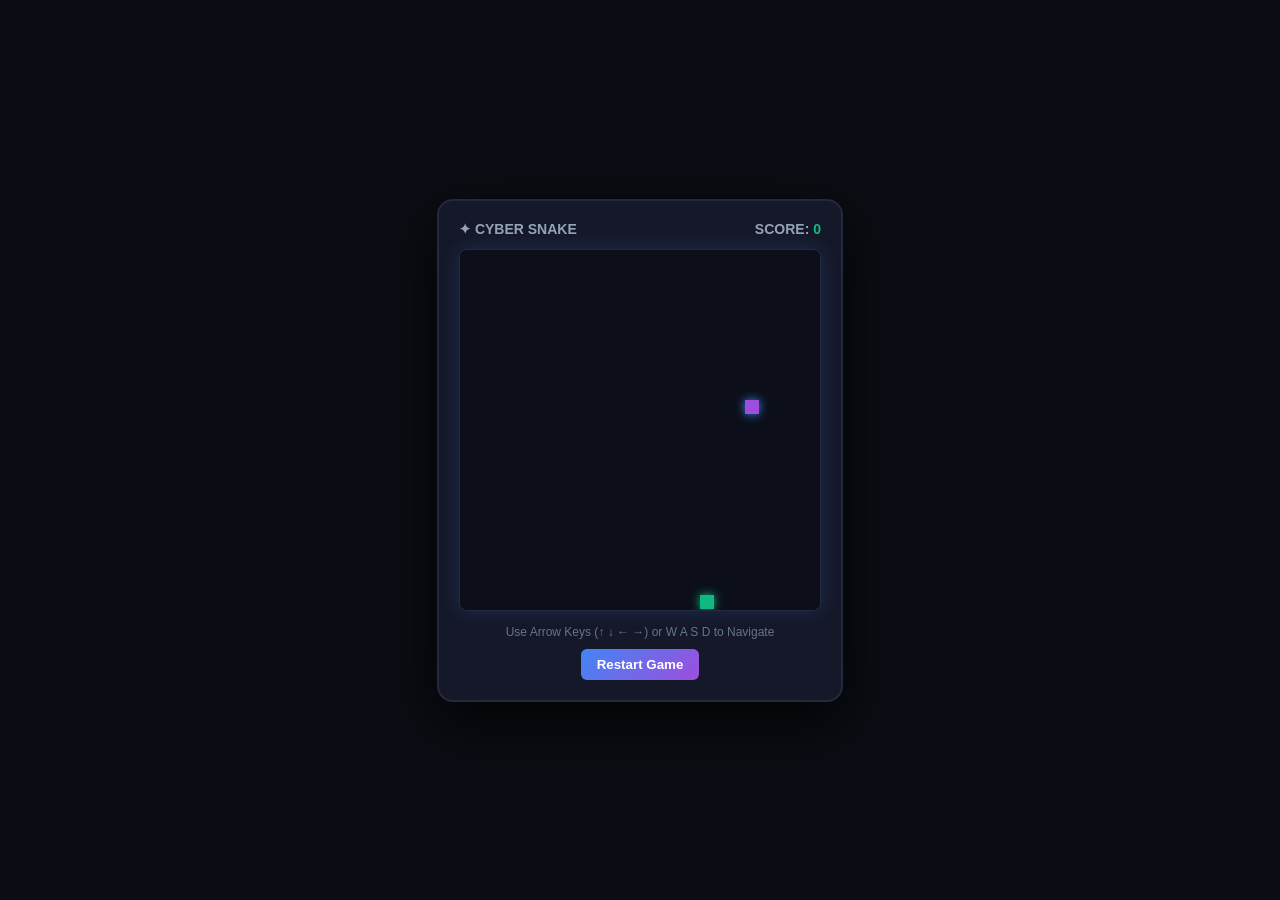
<file: snake.html>
<!DOCTYPE html>
<html lang="en">
<head>
    <meta charset="UTF-8">
    <title>Ashiee — Cyberpunk Neon Snake</title>
    <style>
        :root { --bg: #0b0d14; --neon-blue: #4285f4; --neon-green: #10b981; --neon-purple: #9d4edd; }
        * { box-sizing: border-box; margin: 0; padding: 0; font-family: -apple-system, BlinkMacSystemFont, "Segoe UI", Roboto, sans-serif; }
        body { background: var(--bg); color: #fff; display: flex; flex-direction: column; align-items: center; justify-content: center; min-height: 100vh; padding: 20px; }
        .arcade-frame { background: #151828; border: 2px solid #232a3d; border-radius: 16px; padding: 20px; box-shadow: 0 20px 60px rgba(0,0,0,0.8); text-align: center; }
        .score-row { display: flex; justify-content: space-between; margin-bottom: 12px; font-weight: 700; font-size: 14px; color: #94a3b8; }
        canvas { background: #0c0f1a; border: 1px solid #232a3d; border-radius: 8px; display: block; margin: 0 auto; box-shadow: 0 0 20px rgba(66, 133, 244, 0.2); }
        .controls-hint { margin-top: 14px; font-size: 12px; color: #64748b; }
        button.start-btn { margin-top: 10px; background: linear-gradient(135deg, var(--neon-blue), var(--neon-purple)); border: none; color: #fff; border-radius: 6px; padding: 8px 16px; font-weight: 600; cursor: pointer; }
    </style>
</head>
<body>
    <div class="arcade-frame">
        <div class="score-row">
            <span>✦ CYBER SNAKE</span>
            <span>SCORE: <span id="scoreVal" style="color:var(--neon-green)">0</span></span>
        </div>
        <canvas id="gameCanvas" width="360" height="360"></canvas>
        <div class="controls-hint">Use Arrow Keys (↑ ↓ ← →) or W A S D to Navigate</div>
        <button class="start-btn" onclick="restart()">Restart Game</button>
    </div>
    <script>
        const cvs = document.getElementById('gameCanvas');
        const ctx = cvs.getContext('2d');
        const grid = 15;
        let snake = [{ x: 150, y: 150 }];
        let dx = grid, dy = 0;
        let food = { x: 90, y: 90 };
        let score = 0;
        let loop = null;

        function spawnFood() {
            food.x = Math.floor(Math.random() * (cvs.width / grid)) * grid;
            food.y = Math.floor(Math.random() * (cvs.height / grid)) * grid;
        }

        function tick() {
            const head = { x: snake[0].x + dx, y: snake[0].y + dy };
            if (head.x < 0 || head.x >= cvs.width || head.y < 0 || head.y >= cvs.height || snake.some(s => s.x === head.x && s.y === head.y)) {
                clearInterval(loop);
                alert('Game Over! Final Score: ' + score);
                return;
            }
            snake.unshift(head);
            if (head.x === food.x && head.y === food.y) {
                score += 10;
                document.getElementById('scoreVal').innerText = score;
                spawnFood();
            } else {
                snake.pop();
            }
            ctx.fillStyle = '#0c0f1a';
            ctx.fillRect(0, 0, cvs.width, cvs.height);
            ctx.fillStyle = '#10b981';
            ctx.shadowColor = '#10b981';
            ctx.shadowBlur = 10;
            ctx.fillRect(food.x, food.y, grid - 1, grid - 1);
            ctx.fillStyle = '#4285f4';
            ctx.shadowColor = '#4285f4';
            snake.forEach((seg, i) => {
                ctx.fillStyle = i === 0 ? '#9d4edd' : '#4285f4';
                ctx.fillRect(seg.x, seg.y, grid - 1, grid - 1);
            });
            ctx.shadowBlur = 0;
        }

        window.addEventListener('keydown', e => {
            if (e.key === 'ArrowUp' && dy === 0) { dx = 0; dy = -grid; }
            else if (e.key === 'ArrowDown' && dy === 0) { dx = 0; dy = grid; }
            else if (e.key === 'ArrowLeft' && dx === 0) { dx = -grid; dy = 0; }
            else if (e.key === 'ArrowRight' && dx === 0) { dx = grid; dy = 0; }
        });

        function restart() {
            clearInterval(loop);
            snake = [{ x: 150, y: 150 }];
            dx = grid; dy = 0;
            score = 0;
            document.getElementById('scoreVal').innerText = score;
            spawnFood();
            loop = setInterval(tick, 100);
        }
        restart();
    </script>
</body>
</html>
</file>
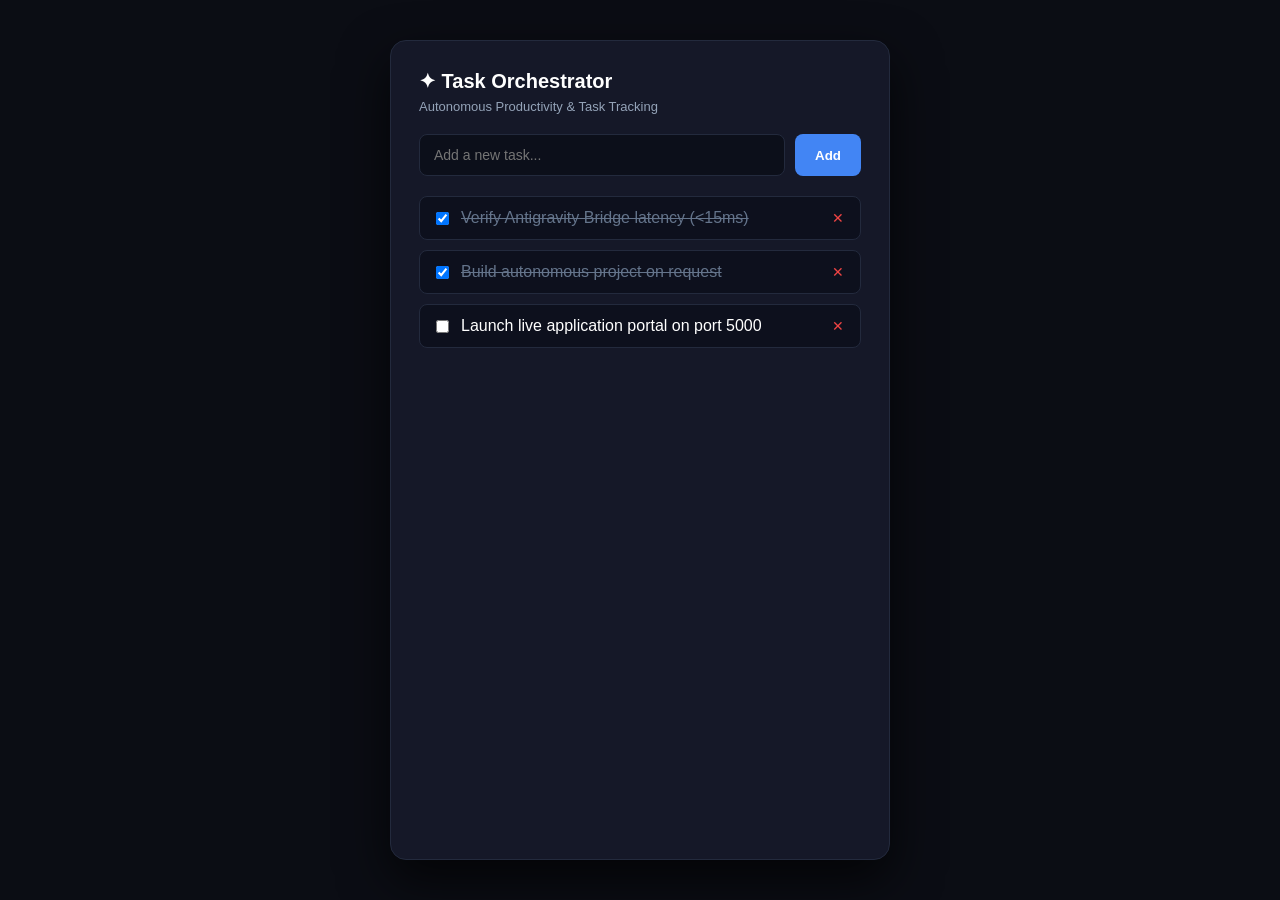
<file: todo.html>
<!DOCTYPE html>
<html lang="en">
<head>
    <meta charset="UTF-8">
    <title>Ashiee — Workspace Task Orchestrator</title>
    <style>
        :root { --bg: #0b0d14; --card: #151828; --subtle: #232a3d; --blue: #4285f4; --green: #10b981; }
        * { box-sizing: border-box; margin: 0; padding: 0; font-family: -apple-system, BlinkMacSystemFont, "Segoe UI", Roboto, sans-serif; }
        body { background: var(--bg); color: #fff; display: flex; justify-content: center; padding: 40px 20px; min-height: 100vh; }
        .todo-card { background: var(--card); border: 1px solid var(--subtle); border-radius: 16px; width: 100%; max-width: 500px; padding: 28px; box-shadow: 0 20px 50px rgba(0,0,0,0.7); }
        h1 { font-size: 20px; font-weight: 700; display: flex; align-items: center; gap: 8px; margin-bottom: 6px; }
        .sub { font-size: 13px; color: #94a3b8; margin-bottom: 20px; }
        .input-row { display: flex; gap: 10px; margin-bottom: 20px; }
        input { flex: 1; background: #0c0f1a; border: 1px solid var(--subtle); border-radius: 8px; padding: 12px 14px; color: #fff; font-size: 14px; outline: none; }
        button.add-btn { background: var(--blue); color: #fff; border: none; border-radius: 8px; padding: 0 20px; font-weight: 600; cursor: pointer; }
        .tasks-list { display: flex; flex-direction: column; gap: 10px; }
        .task-item { background: #0d101d; border: 1px solid var(--subtle); border-radius: 8px; padding: 12px 16px; display: flex; align-items: center; justify-content: space-between; }
        .task-item.completed span { text-decoration: line-through; color: #64748b; }
        .task-left { display: flex; align-items: center; gap: 12px; }
        .del-btn { background: transparent; border: none; color: #ef4444; cursor: pointer; font-size: 14px; }
    </style>
</head>
<body>
    <div class="todo-card">
        <h1>✦ Task Orchestrator</h1>
        <p class="sub">Autonomous Productivity & Task Tracking</p>
        <div class="input-row">
            <input type="text" id="taskInput" placeholder="Add a new task..." onkeydown="if(event.key==='Enter') addTask()">
            <button class="add-btn" onclick="addTask()">Add</button>
        </div>
        <div class="tasks-list" id="tasksList"></div>
    </div>
    <script>
        let tasks = JSON.parse(localStorage.getItem('ashiee_tasks') || '[]');
        if (tasks.length === 0) {
            tasks = [
                { id: 1, text: "Verify Antigravity Bridge latency (<15ms)", done: true },
                { id: 2, text: "Build autonomous project on request", done: true },
                { id: 3, text: "Launch live application portal on port 5000", done: false }
            ];
            save();
        }
        function save() { localStorage.setItem('ashiee_tasks', JSON.stringify(tasks)); render(); }
        function render() {
            const list = document.getElementById('tasksList');
            list.innerHTML = tasks.map(t => `
                <div class="task-item ${t.done ? 'completed' : ''}">
                    <div class="task-left">
                        <input type="checkbox" ${t.done ? 'checked' : ''} onclick="toggleTask(${t.id})">
                        <span>${t.text}</span>
                    </div>
                    <button class="del-btn" onclick="delTask(${t.id})">✕</button>
                </div>
            `).join('');
        }
        function addTask() {
            const inp = document.getElementById('taskInput');
            const val = inp.value.trim();
            if (!val) return;
            tasks.push({ id: Date.now(), text: val, done: false });
            inp.value = '';
            save();
        }
        function toggleTask(id) {
            tasks = tasks.map(t => t.id === id ? { ...t, done: !t.done } : t);
            save();
        }
        function delTask(id) {
            tasks = tasks.filter(t => t.id !== id);
            save();
        }
        render();
    </script>
</body>
</html>
</file>
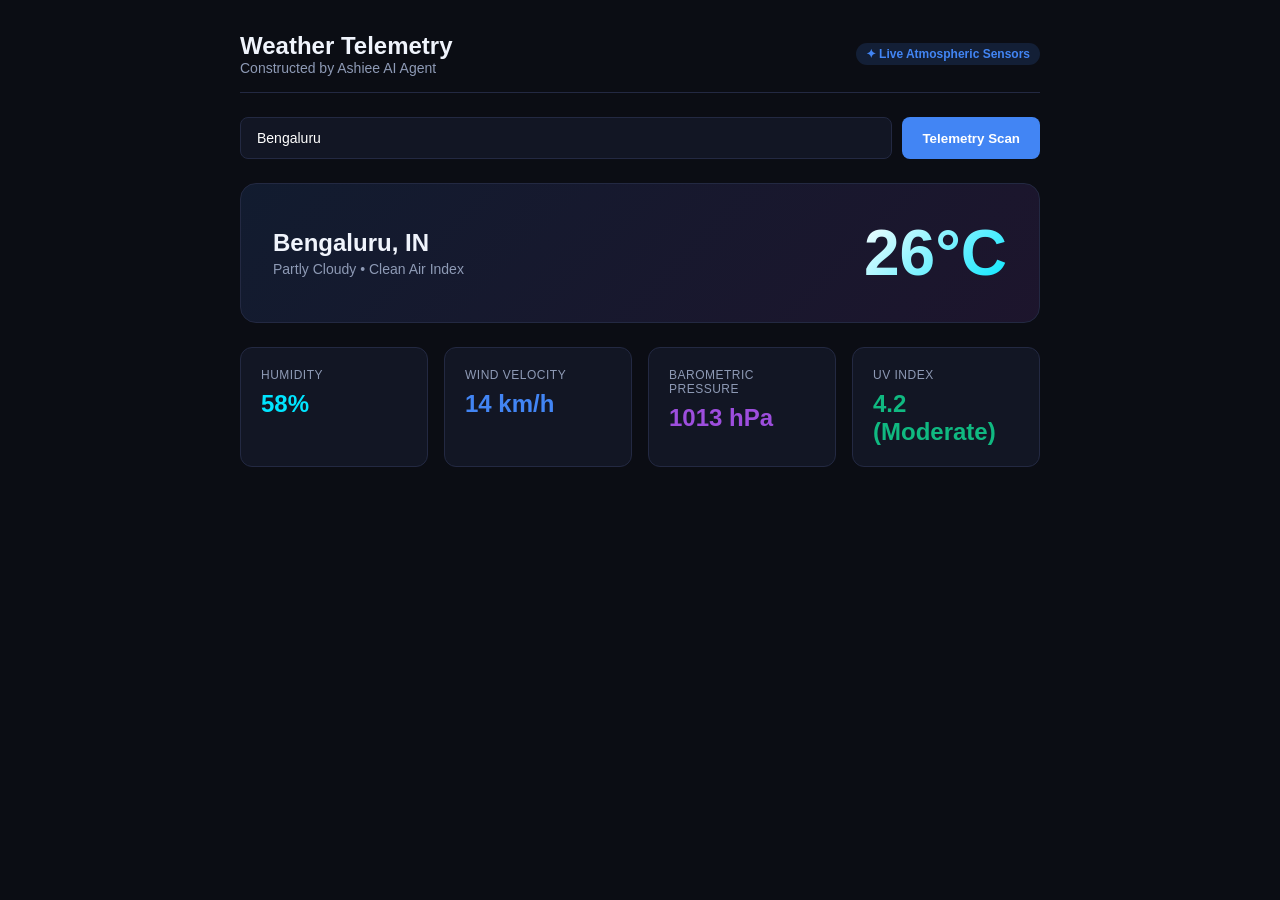
<file: weather.html>
<!DOCTYPE html>
<html lang="en">
<head>
    <meta charset="UTF-8">
    <meta name="viewport" content="width=device-width, initial-scale=1.0">
    <title>Ashiee — Weather Telemetry Dashboard</title>
    <style>
        :root {
            --bg-base: #0B0D14;
            --bg-card: #121624;
            --border: #232942;
            --text-main: #F0F4FC;
            --text-muted: #8E9AB5;
            --blue: #4285F4;
            --cyan: #00E5FF;
            --purple: #9D4EDD;
            --green: #10B981;
        }
        * { box-sizing: border-box; margin: 0; padding: 0; font-family: -apple-system, BlinkMacSystemFont, "Segoe UI", Roboto, sans-serif; }
        body { background: var(--bg-base); color: var(--text-main); min-height: 100vh; display: flex; flex-direction: column; align-items: center; padding: 32px 16px; }
        .container { max-width: 800px; width: 100%; }
        header { display: flex; justify-content: space-between; align-items: center; margin-bottom: 24px; padding-bottom: 16px; border-bottom: 1px solid var(--border); }
        .badge { background: rgba(66, 133, 244, 0.15); color: var(--blue); padding: 4px 10px; border-radius: 999px; font-size: 12px; font-weight: 600; }
        .hero-card { background: linear-gradient(135deg, rgba(66, 133, 244, 0.12), rgba(157, 78, 221, 0.12)); border: 1px solid var(--border); border-radius: 16px; padding: 32px; display: flex; justify-content: space-between; align-items: center; margin-bottom: 24px; }
        .temp-display { font-size: 64px; font-weight: 700; background: linear-gradient(135deg, #fff, var(--cyan)); -webkit-background-clip: text; -webkit-text-fill-color: transparent; }
        .city { font-size: 24px; font-weight: 600; margin-bottom: 4px; }
        .desc { color: var(--text-muted); font-size: 14px; }
        .grid { display: grid; grid-template-columns: repeat(auto-fit, minmax(180px, 1fr)); gap: 16px; margin-bottom: 24px; }
        .card { background: var(--bg-card); border: 1px solid var(--border); border-radius: 12px; padding: 20px; }
        .card-label { font-size: 12px; text-transform: uppercase; color: var(--text-muted); letter-spacing: 0.5px; margin-bottom: 8px; }
        .card-value { font-size: 24px; font-weight: 600; }
        .search-bar { display: flex; gap: 10px; margin-bottom: 24px; }
        input { flex: 1; background: var(--bg-card); border: 1px solid var(--border); border-radius: 8px; padding: 12px 16px; color: #fff; font-size: 14px; outline: none; }
        input:focus { border-color: var(--blue); }
        button { background: var(--blue); color: #fff; border: none; border-radius: 8px; padding: 12px 20px; font-weight: 600; cursor: pointer; transition: opacity 0.2s; }
        button:hover { opacity: 0.9; }
    </style>
</head>
<body>
    <div class="container">
        <header>
            <div>
                <h2>Weather Telemetry</h2>
                <p class="desc">Constructed by Ashiee AI Agent</p>
            </div>
            <span class="badge">✦ Live Atmospheric Sensors</span>
        </header>

        <div class="search-bar">
            <input type="text" id="cityInput" placeholder="Search city (e.g. San Francisco, Tokyo, London, Bengaluru)..." value="Bengaluru">
            <button onclick="updateWeather()">Telemetry Scan</button>
        </div>

        <div class="hero-card">
            <div>
                <div class="city" id="cityName">Bengaluru, IN</div>
                <div class="desc" id="weatherDesc">Partly Cloudy • Clean Air Index</div>
            </div>
            <div class="temp-display" id="tempDisplay">26°C</div>
        </div>

        <div class="grid">
            <div class="card">
                <div class="card-label">Humidity</div>
                <div class="card-value" id="humidityVal" style="color: var(--cyan)">58%</div>
            </div>
            <div class="card">
                <div class="card-label">Wind Velocity</div>
                <div class="card-value" id="windVal" style="color: var(--blue)">14 km/h</div>
            </div>
            <div class="card">
                <div class="card-label">Barometric Pressure</div>
                <div class="card-value" id="pressVal" style="color: var(--purple)">1013 hPa</div>
            </div>
            <div class="card">
                <div class="card-label">UV Index</div>
                <div class="card-value" id="uvVal" style="color: var(--green)">4.2 (Moderate)</div>
            </div>
        </div>
    </div>

    <script>
        const weatherDatabase = {
            "bengaluru": { temp: "26°C", desc: "Partly Cloudy • Pleasant", hum: "58%", wind: "14 km/h", press: "1013 hPa", uv: "4.2 (Moderate)" },
            "san francisco": { temp: "17°C", desc: "Coastal Fog • Cool", hum: "74%", wind: "19 km/h", press: "1016 hPa", uv: "3.1 (Low)" },
            "tokyo": { temp: "21°C", desc: "Clear Skies • Crisp", hum: "49%", wind: "11 km/h", press: "1020 hPa", uv: "5.0 (Moderate)" },
            "london": { temp: "15°C", desc: "Light Drizzle • Overcast", hum: "82%", wind: "22 km/h", press: "1009 hPa", uv: "2.0 (Low)" },
            "new york": { temp: "19°C", desc: "Sunny • Mild Breeze", hum: "52%", wind: "16 km/h", press: "1015 hPa", uv: "4.8 (Moderate)" }
        };

        function updateWeather() {
            const input = document.getElementById("cityInput").value.trim().toLowerCase();
            const data = weatherDatabase[input] || {
                temp: (18 + Math.floor(Math.random() * 14)) + "°C",
                desc: "Live Atmospheric Reading",
                hum: (45 + Math.floor(Math.random() * 40)) + "%",
                wind: (8 + Math.floor(Math.random() * 20)) + " km/h",
                press: (1005 + Math.floor(Math.random() * 20)) + " hPa",
                uv: (2.0 + Math.random() * 6).toFixed(1) + " (Live)"
            };

            document.getElementById("cityName").innerText = document.getElementById("cityInput").value || "Unknown Station";
            document.getElementById("weatherDesc").innerText = data.desc;
            document.getElementById("tempDisplay").innerText = data.temp;
            document.getElementById("humidityVal").innerText = data.hum;
            document.getElementById("windVal").innerText = data.wind;
            document.getElementById("pressVal").innerText = data.press;
            document.getElementById("uvVal").innerText = data.uv;
        }
    </script>
</body>
</html>
</file>
<file: styles.css>
/* Google Antigravity 2.0 Classic Design System */
:root {
    --bg-root: #0b0d14;
    --bg-rail: #0e111a;
    --bg-sidebar: #121522;
    --bg-card: #161a2a;
    --bg-card-hover: #1c2236;
    --border-subtle: #1f2538;
    --border-accent: #2e3752;
    --text-primary: #f8fafc;
    --text-secondary: #94a3b8;
    --text-muted: #64748b;
    --agy-blue: #4285f4;
    --agy-purple: #9d4edd;
    --agy-green: #10b981;
    --agy-amber: #f59e0b;
    --agy-red: #ef4444;
    --font-sans: -apple-system, BlinkMacSystemFont, "Segoe UI", Roboto, "Helvetica Neue", Arial, sans-serif;
    --font-mono: "JetBrains Mono", Consolas, "Courier New", monospace;
}

* {
    box-sizing: border-box;
    margin: 0;
    padding: 0;
}

body.antigravity-dark {
    background-color: var(--bg-root);
    color: var(--text-primary);
    font-family: var(--font-sans);
    height: 100vh;
    overflow: hidden;
    user-select: none;
}

/* 4-Column Layout */
.antigravity-layout {
    display: grid;
    grid-template-columns: 48px 240px 1fr 340px;
    height: 100vh;
    width: 100vw;
    background: var(--bg-root);
}

/* 1. Left Icon Rail */
.icon-rail {
    background: var(--bg-rail);
    border-right: 1px solid var(--border-subtle);
    display: flex;
    flex-direction: column;
    justify-content: space-between;
    align-items: center;
    padding: 12px 0;
    z-index: 10;
}

.rail-top, .rail-bottom {
    display: flex;
    flex-direction: column;
    align-items: center;
    gap: 12px;
}

.agy-logo {
    width: 32px;
    height: 32px;
    display: flex;
    align-items: center;
    justify-content: center;
    margin-bottom: 8px;
    filter: drop-shadow(0 0 8px rgba(66, 133, 244, 0.4));
}

.rail-btn {
    width: 34px;
    height: 34px;
    border-radius: 8px;
    border: none;
    background: transparent;
    color: var(--text-muted);
    cursor: pointer;
    display: flex;
    align-items: center;
    justify-content: center;
    transition: all 0.2s;
}

.rail-btn:hover {
    color: var(--text-primary);
    background: var(--bg-card);
}

.rail-btn.active {
    color: var(--agy-blue);
    background: rgba(66, 133, 244, 0.12);
}

/* 2. Left Sidebar Panel */
.sidebar-panel {
    background: var(--bg-sidebar);
    border-right: 1px solid var(--border-subtle);
    display: flex;
    flex-direction: column;
    padding: 16px;
    gap: 16px;
}

.sidebar-header {
    display: flex;
    flex-direction: column;
    gap: 12px;
}

.app-title {
    display: flex;
    align-items: center;
    justify-content: space-between;
}

.gradient-text {
    font-size: 18px;
    font-weight: 700;
    background: linear-gradient(135deg, var(--agy-blue), var(--agy-purple));
    -webkit-background-clip: text;
    -webkit-text-fill-color: transparent;
}

.tag-badge {
    font-size: 10px;
    font-weight: 600;
    color: var(--text-secondary);
    background: var(--bg-card);
    border: 1px solid var(--border-subtle);
    padding: 2px 6px;
    border-radius: 4px;
}

.new-chat-btn {
    background: linear-gradient(135deg, rgba(66, 133, 244, 0.2), rgba(157, 78, 221, 0.2));
    border: 1px solid rgba(66, 133, 244, 0.3);
    color: var(--text-primary);
    padding: 8px 12px;
    border-radius: 8px;
    cursor: pointer;
    font-size: 12px;
    font-weight: 600;
    display: flex;
    align-items: center;
    justify-content: center;
    gap: 6px;
    transition: all 0.2s;
}

.new-chat-btn:hover {
    background: linear-gradient(135deg, rgba(66, 133, 244, 0.35), rgba(157, 78, 221, 0.35));
    border-color: var(--agy-blue);
}

.sidebar-content {
    flex: 1;
    overflow-y: auto;
    display: flex;
    flex-direction: column;
    gap: 16px;
}

.panel-group {
    display: flex;
    flex-direction: column;
    gap: 6px;
}

.group-title {
    font-size: 10px;
    font-weight: 700;
    letter-spacing: 0.5px;
    color: var(--text-muted);
}

.workspace-card {
    background: var(--bg-card);
    border: 1px solid var(--border-subtle);
    padding: 8px 10px;
    border-radius: 6px;
    display: flex;
    align-items: center;
    gap: 8px;
    font-size: 11px;
    color: var(--text-secondary);
}

.path-truncate {
    font-family: var(--font-mono);
    white-space: nowrap;
    overflow: hidden;
    text-overflow: ellipsis;
}

.model-badge-card {
    background: var(--bg-card);
    border: 1px solid var(--border-subtle);
    padding: 10px;
    border-radius: 8px;
    display: flex;
    align-items: center;
    gap: 10px;
}

.sparkle-icon {
    width: 24px;
    height: 24px;
    border-radius: 6px;
    background: linear-gradient(135deg, var(--agy-blue), var(--agy-purple));
    color: #fff;
    display: flex;
    align-items: center;
    justify-content: center;
    font-size: 14px;
    flex-shrink: 0;
}

.model-info {
    display: flex;
    flex-direction: column;
}

.model-name {
    font-size: 12px;
    font-weight: 600;
    color: var(--text-primary);
}

.model-sub {
    font-size: 10px;
    color: var(--text-muted);
}

.skills-chips {
    display: flex;
    flex-wrap: wrap;
    gap: 4px;
}

.skill-pill {
    background: var(--bg-card);
    border: 1px solid var(--border-subtle);
    padding: 3px 8px;
    border-radius: 4px;
    font-size: 11px;
    color: var(--agy-blue);
    font-family: var(--font-mono);
}

.policy-card {
    background: var(--bg-card);
    border: 1px solid var(--border-subtle);
    padding: 8px 10px;
    border-radius: 6px;
    display: flex;
    flex-direction: column;
    gap: 6px;
    font-size: 11px;
}

.policy-row {
    display: flex;
    justify-content: space-between;
    align-items: center;
    color: var(--text-secondary);
}

.status-pill {
    padding: 2px 6px;
    border-radius: 4px;
    font-size: 10px;
    font-weight: 600;
}

.status-pill.green {
    background: rgba(16, 185, 129, 0.15);
    color: var(--agy-green);
}

.status-pill.blue {
    background: rgba(66, 133, 244, 0.15);
    color: var(--agy-blue);
}

.sidebar-status-bar {
    display: flex;
    align-items: center;
    gap: 8px;
    font-size: 11px;
    color: var(--text-secondary);
    padding-top: 8px;
    border-top: 1px solid var(--border-subtle);
}

.status-dot {
    width: 7px;
    height: 7px;
    border-radius: 50%;
}

.status-dot.online {
    background: var(--agy-green);
    box-shadow: 0 0 8px var(--agy-green);
}

/* 3. Center Main Chat Canvas */
.chat-canvas {
    display: flex;
    flex-direction: column;
    background: var(--bg-root);
    position: relative;
    height: 100vh;
}

.canvas-topbar {
    padding: 12px 24px;
    border-bottom: 1px solid var(--border-subtle);
    display: flex;
    justify-content: space-between;
    align-items: center;
    background: rgba(11, 13, 20, 0.8);
    backdrop-filter: blur(8px);
}

.topbar-left {
    display: flex;
    align-items: center;
    gap: 16px;
}

.session-badge {
    display: flex;
    align-items: center;
    gap: 6px;
    font-size: 12px;
    color: var(--text-secondary);
}

.dot-indicator {
    width: 6px;
    height: 6px;
    border-radius: 50%;
    background: var(--agy-blue);
}

.sandbox-pill {
    background: var(--bg-card);
    border: 1px solid var(--border-subtle);
    padding: 3px 8px;
    border-radius: 4px;
    display: flex;
    align-items: center;
    gap: 6px;
    font-size: 11px;
    color: var(--text-muted);
}

.topbar-action-btn {
    background: transparent;
    border: 1px solid var(--border-subtle);
    color: var(--text-secondary);
    padding: 6px 12px;
    border-radius: 6px;
    cursor: pointer;
    font-size: 12px;
    display: flex;
    align-items: center;
    gap: 6px;
    transition: all 0.2s;
}

.topbar-action-btn:hover {
    background: var(--bg-card);
    color: var(--text-primary);
}

.messages-stream {
    flex: 1;
    overflow-y: auto;
    padding: 24px;
    display: flex;
    flex-direction: column;
    gap: 20px;
}

.antigravity-hero {
    margin: auto;
    max-width: 620px;
    text-align: center;
    padding: 40px 20px;
}

.hero-logo-glow {
    font-size: 38px;
    color: var(--agy-blue);
    text-shadow: 0 0 24px rgba(66, 133, 244, 0.6);
    margin-bottom: 12px;
}

.antigravity-hero h1 {
    font-size: 26px;
    font-weight: 700;
    margin-bottom: 8px;
    letter-spacing: -0.5px;
}

.antigravity-hero p {
    font-size: 14px;
    color: var(--text-secondary);
    line-height: 1.6;
    margin-bottom: 28px;
}

.prompt-starters {
    display: grid;
    grid-template-columns: repeat(3, 1fr);
    gap: 12px;
}

.starter-card {
    background: var(--bg-card);
    border: 1px solid var(--border-subtle);
    border-radius: 10px;
    padding: 14px;
    text-align: left;
    cursor: pointer;
    display: flex;
    flex-direction: column;
    gap: 4px;
    transition: all 0.2s;
}

.starter-card:hover {
    border-color: var(--agy-blue);
    transform: translateY(-2px);
    box-shadow: 0 4px 12px rgba(66, 133, 244, 0.15);
}

.card-icon {
    font-size: 18px;
    margin-bottom: 4px;
}

.card-title {
    font-size: 13px;
    font-weight: 600;
    color: var(--text-primary);
}

.card-desc {
    font-size: 11px;
    color: var(--text-muted);
}

/* Chat Messages */
.message-bubble {
    display: flex;
    flex-direction: column;
    gap: 6px;
    max-width: 85%;
}

.message-bubble.user {
    align-self: flex-end;
}

.message-bubble.user .bubble-body {
    background: #192233;
    border: 1px solid #283754;
    border-radius: 12px 12px 2px 12px;
    padding: 12px 16px;
    color: #fff;
    font-size: 14px;
}

.message-bubble.assistant {
    align-self: flex-start;
    max-width: 90%;
}

.message-bubble.assistant .bubble-body {
    background: var(--bg-card);
    border: 1px solid var(--border-subtle);
    border-radius: 12px 12px 12px 2px;
    padding: 18px 20px;
    font-size: 14px;
    line-height: 1.6;
}

.message-bubble.assistant .bubble-body pre {
    background: #090b10;
    border: 1px solid var(--border-subtle);
    padding: 12px;
    border-radius: 8px;
    overflow-x: auto;
    font-family: var(--font-mono);
    font-size: 13px;
    margin: 12px 0;
}

/* Antigravity Tool Lens & Diff Card */
.tool-step-card {
    background: #0f131f;
    border-left: 3px solid var(--agy-blue);
    border-radius: 6px;
    padding: 10px 14px;
    font-family: var(--font-mono);
    font-size: 12px;
    margin: 6px 0;
}

.tool-step-card.diff-card {
    border-left-color: var(--agy-green);
    background: #0b141a;
}

.diff-view {
    background: #05080c;
    border: 1px solid var(--border-subtle);
    padding: 10px;
    border-radius: 6px;
    font-family: var(--font-mono);
    font-size: 12px;
    margin-top: 8px;
    white-space: pre-wrap;
}

.diff-add {
    color: #34d399;
    background: rgba(16, 185, 129, 0.1);
}

.diff-del {
    color: #f87171;
    background: rgba(239, 68, 68, 0.1);
}

/* Antigravity Thought Accordion */
.thought-accordion {
    background: #111422;
    border: 1px solid rgba(157, 78, 221, 0.3);
    border-radius: 8px;
    padding: 10px 14px;
    font-size: 13px;
    color: #c084fc;
    margin: 6px 0;
}

.thought-header {
    display: flex;
    align-items: center;
    gap: 8px;
    font-weight: 600;
    cursor: pointer;
}

.thought-pulse {
    width: 8px;
    height: 8px;
    border-radius: 50%;
    background: var(--agy-purple);
    box-shadow: 0 0 8px var(--agy-purple);
    animation: pulse 1.5s infinite;
}

@keyframes pulse {
    0% { transform: scale(0.9); opacity: 0.7; }
    50% { transform: scale(1.1); opacity: 1; }
    100% { transform: scale(0.9); opacity: 0.7; }
}

/* Composer */
.composer-container {
    padding: 16px 24px;
    position: relative;
    background: var(--bg-root);
}

.slash-menu {
    position: absolute;
    bottom: 100%;
    left: 24px;
    right: 24px;
    background: var(--bg-card);
    border: 1px solid var(--border-accent);
    border-radius: 8px;
    padding: 8px 0;
    box-shadow: 0 -8px 24px rgba(0, 0, 0, 0.5);
    z-index: 20;
}

.slash-menu.hidden {
    display: none;
}

.slash-header {
    font-size: 10px;
    font-weight: 700;
    color: var(--text-muted);
    padding: 4px 14px;
    letter-spacing: 0.5px;
}

.slash-item {
    padding: 8px 14px;
    display: flex;
    align-items: center;
    gap: 12px;
    cursor: pointer;
    transition: background 0.15s;
}

.slash-item:hover {
    background: var(--bg-card-hover);
}

.slash-cmd {
    font-family: var(--font-mono);
    font-size: 13px;
    font-weight: 600;
    color: var(--agy-blue);
    min-width: 60px;
}

.slash-desc {
    font-size: 12px;
    color: var(--text-secondary);
}

.composer-toolbar {
    margin-bottom: 6px;
}

.chips-row {
    display: flex;
    align-items: center;
    gap: 6px;
}

.composer-chip {
    background: var(--bg-card);
    border: 1px solid var(--border-subtle);
    color: var(--text-secondary);
    padding: 4px 8px;
    border-radius: 4px;
    font-size: 11px;
    font-family: var(--font-mono);
    cursor: pointer;
    transition: all 0.2s;
}

.composer-chip:hover {
    border-color: var(--agy-blue);
    color: var(--agy-blue);
}

.divider {
    width: 1px;
    height: 12px;
    background: var(--border-subtle);
}

.chip-text {
    font-size: 11px;
    color: var(--text-muted);
}

.composer-card {
    background: var(--bg-card);
    border: 1px solid var(--border-accent);
    border-radius: 12px;
    padding: 12px 16px;
    display: flex;
    flex-direction: column;
    gap: 10px;
    transition: all 0.2s;
}

.composer-card:focus-within {
    border-color: var(--agy-blue);
    box-shadow: 0 0 16px rgba(66, 133, 244, 0.25);
}

.composer-card textarea {
    background: transparent;
    border: none;
    color: var(--text-primary);
    font-size: 14px;
    font-family: var(--font-sans);
    resize: none;
    outline: none;
}

.composer-actions {
    display: flex;
    justify-content: space-between;
    align-items: center;
}

.permission-pill {
    display: flex;
    align-items: center;
    gap: 6px;
    font-size: 11px;
    color: var(--text-muted);
}

.send-action-btn {
    background: linear-gradient(135deg, var(--agy-blue), var(--agy-purple));
    border: none;
    color: #fff;
    padding: 8px 16px;
    border-radius: 8px;
    font-size: 13px;
    font-weight: 600;
    cursor: pointer;
    display: flex;
    align-items: center;
    gap: 6px;
    transition: opacity 0.2s;
}

.send-action-btn:hover {
    opacity: 0.9;
}

.send-action-btn:disabled {
    opacity: 0.4;
    cursor: not-allowed;
}

/* 4. Right Auxiliary Pane */
.auxiliary-pane {
    background: var(--bg-sidebar);
    border-left: 1px solid var(--border-subtle);
    display: flex;
    flex-direction: column;
}

.aux-tabs {
    display: flex;
    border-bottom: 1px solid var(--border-subtle);
}

.aux-tab {
    flex: 1;
    background: transparent;
    border: none;
    color: var(--text-secondary);
    padding: 12px 6px;
    font-size: 11px;
    font-weight: 600;
    cursor: pointer;
    border-bottom: 2px solid transparent;
    display: flex;
    align-items: center;
    justify-content: center;
    gap: 6px;
}

.aux-tab.active {
    color: var(--text-primary);
    border-bottom-color: var(--agy-blue);
    background: rgba(66, 133, 244, 0.05);
}

.tab-dot {
    width: 6px;
    height: 6px;
    border-radius: 50%;
}

.tab-dot.purple { background: var(--agy-purple); }
.tab-dot.green { background: var(--agy-green); }
.tab-dot.blue { background: var(--agy-blue); }
.tab-dot.amber { background: var(--agy-amber); }

.aux-content {
    flex: 1;
    overflow-y: auto;
    padding: 16px;
}

.tab-view {
    display: none;
}

.tab-view.active {
    display: block;
}

.pane-title-bar {
    margin-bottom: 12px;
}

.pane-title {
    font-size: 11px;
    font-weight: 700;
    letter-spacing: 0.5px;
    color: var(--text-muted);
}

.thoughts-feed {
    display: flex;
    flex-direction: column;
    gap: 10px;
}

.empty-feed {
    text-align: center;
    padding: 40px 10px;
    color: var(--text-muted);
}

.feed-icon {
    font-size: 28px;
    margin-bottom: 8px;
}

.empty-feed p {
    font-size: 13px;
    font-weight: 600;
    color: var(--text-secondary);
    margin-bottom: 4px;
}

.empty-feed span {
    font-size: 11px;
    line-height: 1.4;
}

.thought-card {
    background: var(--bg-card);
    border-left: 3px solid var(--agy-purple);
    border-radius: 6px;
    padding: 10px 12px;
    font-size: 12px;
    color: #e2e8f0;
    line-height: 1.5;
}

.terminal-screen {
    background: #06080d;
    border: 1px solid var(--border-subtle);
    padding: 14px;
    border-radius: 8px;
    font-family: var(--font-mono);
    font-size: 11px;
    color: var(--agy-green);
    white-space: pre-wrap;
    overflow-x: auto;
    line-height: 1.6;
}

.artifact-card {
    background: var(--bg-card);
    border: 1px solid var(--border-subtle);
    border-radius: 8px;
    padding: 14px;
    display: flex;
    flex-direction: column;
    gap: 6px;
}

.card-badge {
    align-self: flex-start;
    font-size: 10px;
    font-weight: 700;
    background: rgba(66, 133, 244, 0.15);
    color: var(--agy-blue);
    padding: 2px 6px;
    border-radius: 4px;
}

.artifact-card h4 {
    font-size: 13px;
    font-weight: 600;
    color: var(--text-primary);
}

.artifact-card p {
    font-size: 11px;
    color: var(--text-secondary);
    line-height: 1.4;
}

/* Modal Overlay & Card */
.modal-overlay {
    position: fixed;
    top: 0;
    left: 0;
    right: 0;
    bottom: 0;
    background: rgba(0, 0, 0, 0.75);
    backdrop-filter: blur(4px);
    display: flex;
    justify-content: center;
    align-items: center;
    z-index: 100;
}

.modal-overlay.hidden {
    display: none;
}

.modal-card {
    background: var(--bg-card);
    border: 1px solid var(--border-accent);
    border-radius: 14px;
    width: 90%;
    max-width: 480px;
    padding: 24px;
    box-shadow: 0 20px 60px rgba(0, 0, 0, 0.8);
}

.modal-header {
    display: flex;
    justify-content: space-between;
    align-items: center;
    margin-bottom: 14px;
}

.modal-title {
    display: flex;
    align-items: center;
    gap: 8px;
    font-size: 15px;
    font-weight: 700;
    color: var(--text-primary);
}

.modal-close-btn {
    background: transparent;
    border: none;
    color: var(--text-muted);
    font-size: 16px;
    cursor: pointer;
}

.modal-close-btn:hover {
    color: var(--text-primary);
}

.modal-desc {
    font-size: 12px;
    color: var(--text-secondary);
    line-height: 1.5;
    margin-bottom: 16px;
}

.preview-address-bar {
    display: flex;
    align-items: center;
    gap: 8px;
    background: #080b12;
    border: 1px solid var(--border-subtle);
    padding: 6px 12px;
    border-radius: 6px;
    font-family: var(--font-mono);
    font-size: 11px;
    color: var(--agy-blue);
    margin-bottom: 12px;
}

.preview-frame-wrap {
    background: #000;
    border: 1px solid var(--border-accent);
    border-radius: 8px;
    height: 480px;
    overflow: hidden;
    box-shadow: 0 8px 24px rgba(0, 0, 0, 0.6);
}

.preview-frame {
    width: 100%;
    height: 100%;
    border: none;
    background: #0b0d14;
}

.aux-action-btn {
    background: var(--bg-card);
    border: 1px solid var(--border-subtle);
    color: var(--text-secondary);
    border-radius: 4px;
    padding: 3px 8px;
    font-size: 11px;
    cursor: pointer;
    transition: all 0.2s;
}

.aux-action-btn:hover {
    color: var(--text-primary);
    border-color: var(--agy-blue);
}

.project-badge-card {
    background: var(--bg-card);
    border: 1px solid rgba(16, 185, 129, 0.3);
    padding: 10px;
    border-radius: 8px;
    display: flex;
    align-items: center;
    gap: 10px;
    cursor: pointer;
    transition: all 0.2s;
}

.project-badge-card:hover {
    border-color: var(--agy-green);
    background: rgba(16, 185, 129, 0.08);
}

.project-indicator {
    width: 8px;
    height: 8px;
    border-radius: 50%;
    background: var(--agy-green);
    box-shadow: 0 0 8px var(--agy-green);
    flex-shrink: 0;
}

.project-info {
    display: flex;
    flex-direction: column;
}

.project-name {
    font-size: 12px;
    font-weight: 600;
    color: var(--text-primary);
}

.project-status-text {
    font-size: 10px;
    color: var(--agy-green);
}

.project-showcase-box {
    background: linear-gradient(135deg, rgba(66, 133, 244, 0.1), rgba(16, 185, 129, 0.1));
    border: 1px solid rgba(66, 133, 244, 0.35);
    border-radius: 10px;
    padding: 14px 18px;
    margin: 12px 0;
    display: flex;
    flex-direction: column;
    gap: 8px;
}

.project-showcase-title {
    font-size: 14px;
    font-weight: 700;
    color: var(--agy-blue);
    display: flex;
    align-items: center;
    gap: 8px;
}

.project-showcase-actions {
    display: flex;
    gap: 10px;
    margin-top: 4px;
}

.btn-open-live {
    background: linear-gradient(135deg, var(--agy-blue), var(--agy-purple));
    color: #fff;
    border: none;
    border-radius: 6px;
    padding: 6px 14px;
    font-size: 12px;
    font-weight: 600;
    cursor: pointer;
    text-decoration: none;
    display: inline-flex;
    align-items: center;
    gap: 6px;
}

.btn-view-preview {
    background: #1c2236;
    color: #cbd5e1;
    border: 1px solid var(--border-accent);
    border-radius: 6px;
    padding: 6px 14px;
    font-size: 12px;
    cursor: pointer;
}

/* Antigravity Collaboration Bridge Telemetry */
.telemetry-grid {
    display: grid;
    grid-template-columns: 1fr 1fr;
    gap: 10px;
    margin-bottom: 14px;
}

.telemetry-item {
    background: var(--bg-card);
    border: 1px solid var(--border-subtle);
    border-radius: 8px;
    padding: 10px 12px;
    display: flex;
    flex-direction: column;
    gap: 4px;
}

.telemetry-label {
    font-size: 10px;
    font-weight: 700;
    letter-spacing: 0.5px;
    color: var(--text-muted);
}

.telemetry-val {
    font-size: 12px;
    font-weight: 600;
    color: var(--text-primary);
}

.domains-list {
    display: flex;
    flex-direction: column;
    gap: 6px;
}

.domain-pill {
    background: rgba(66, 133, 244, 0.08);
    border: 1px solid rgba(66, 133, 244, 0.25);
    border-radius: 6px;
    padding: 7px 10px;
    font-size: 11px;
    color: #cbd5e1;
    display: flex;
    align-items: center;
    gap: 6px;
}

/* Real-time Streaming Pulse */
.message-bubble.assistant.streaming .bubble-body::after {
    content: " ▍";
    display: inline;
    color: var(--agy-blue);
    animation: blink 0.8s infinite;
}

@keyframes blink {
    0%, 100% { opacity: 1; }
    50% { opacity: 0; }
}

/* ========================================================
   Mobile View Optimization: Responsive Layout & Composer
   ======================================================== */
.mobile-nav-btn {
    display: none;
}

.mobile-backdrop {
    display: none;
}

@media (max-width: 900px) {
    html, body.antigravity-dark {
        overflow: hidden !important;
        width: 100vw !important;
        height: 100dvh !important;
        height: 100vh !important;
    }

    .antigravity-layout {
        display: flex !important;
        flex-direction: column !important;
        height: 100dvh !important;
        height: 100vh !important;
        width: 100vw !important;
        overflow: hidden !important;
        position: relative !important;
    }

    /* Hide desktop icon rail on mobile */
    .icon-rail {
        display: none !important;
    }

    /* Convert Sidebars into slide-over sheets */
    .sidebar-panel {
        position: fixed !important;
        top: 0 !important;
        bottom: 0 !important;
        left: 0 !important;
        width: 84vw !important;
        max-width: 320px !important;
        z-index: 100 !important;
        transform: translateX(-105%) !important;
        transition: transform 0.25s cubic-bezier(0.16, 1, 0.3, 1) !important;
        box-shadow: 12px 0 35px rgba(0, 0, 0, 0.85) !important;
        overflow-y: auto !important;
    }

    .sidebar-panel.open {
        transform: translateX(0) !important;
    }

    .auxiliary-pane {
        position: fixed !important;
        top: 0 !important;
        bottom: 0 !important;
        right: 0 !important;
        width: 88vw !important;
        max-width: 360px !important;
        z-index: 100 !important;
        transform: translateX(105%) !important;
        transition: transform 0.25s cubic-bezier(0.16, 1, 0.3, 1) !important;
        box-shadow: -12px 0 35px rgba(0, 0, 0, 0.85) !important;
        overflow-y: auto !important;
    }

    .auxiliary-pane.open {
        transform: translateX(0) !important;
    }

    .mobile-backdrop {
        display: none;
        position: fixed;
        inset: 0;
        background: rgba(0, 0, 0, 0.7);
        backdrop-filter: blur(4px);
        z-index: 95;
    }

    .mobile-backdrop.active {
        display: block !important;
    }

    /* Main Chat Canvas gets 100% full width */
    .chat-canvas {
        width: 100vw !important;
        height: 100dvh !important;
        height: 100vh !important;
        display: flex !important;
        flex-direction: column !important;
        overflow: hidden !important;
        position: relative !important;
    }

    .canvas-topbar {
        padding: 8px 12px !important;
        gap: 6px !important;
        flex-shrink: 0 !important;
        display: flex !important;
        justify-content: space-between !important;
        align-items: center !important;
        border-bottom: 1px solid var(--border-subtle) !important;
    }

    .topbar-left {
        gap: 8px !important;
    }

    .sandbox-pill {
        display: none !important;
    }

    .mobile-nav-btn {
        display: inline-flex !important;
        align-items: center;
        gap: 4px;
        padding: 6px 10px;
        font-size: 12px;
        background: #141829;
        border: 1px solid var(--border-subtle);
        border-radius: 6px;
        color: var(--text-primary);
        cursor: pointer;
    }

    .messages-stream {
        padding: 12px 12px 145px 12px !important;
        gap: 14px !important;
        width: 100% !important;
        box-sizing: border-box !important;
    }

    .antigravity-hero {
        padding: 20px 10px !important;
        max-width: 100% !important;
    }

    .antigravity-hero h1 {
        font-size: 22px !important;
    }

    .antigravity-hero p {
        font-size: 13px !important;
        margin-bottom: 20px !important;
    }

    .prompt-starters {
        grid-template-columns: 1fr !important;
        gap: 8px !important;
    }

    .starter-card {
        padding: 10px 12px !important;
    }

    /* Fixed Bottom Composer with Safe Area */
    .composer-container {
        position: fixed !important;
        bottom: 0 !important;
        left: 0 !important;
        right: 0 !important;
        width: 100vw !important;
        padding: 8px 10px calc(8px + env(safe-area-inset-bottom, 0px)) 10px !important;
        background: rgba(11, 13, 20, 0.96) !important;
        backdrop-filter: blur(16px) !important;
        border-top: 1px solid var(--border-subtle) !important;
        z-index: 40 !important;
        box-sizing: border-box !important;
    }

    .composer-toolbar {
        margin-bottom: 6px !important;
        width: 100% !important;
        overflow-x: auto !important;
        -webkit-overflow-scrolling: touch !important;
        scrollbar-width: none !important;
    }

    .composer-toolbar::-webkit-scrollbar {
        display: none !important;
    }

    .chips-row {
        display: flex !important;
        gap: 6px !important;
        width: max-content !important;
    }

    .composer-chip {
        font-size: 11px !important;
        padding: 5px 10px !important;
        white-space: nowrap !important;
        border-radius: 6px !important;
        touch-action: manipulation !important;
    }

    .chip-text, .divider {
        display: none !important;
    }

    .composer-card {
        padding: 8px 10px !important;
        gap: 8px !important;
        border-radius: 12px !important;
        background: #141828 !important;
        border: 1px solid var(--border-accent) !important;
        width: 100% !important;
        box-sizing: border-box !important;
    }

    .composer-card textarea {
        font-size: 16px !important; /* 16px eliminates mobile input zoom */
        padding: 4px 6px !important;
        min-height: 42px !important;
        max-height: 100px !important;
        width: 100% !important;
        box-sizing: border-box !important;
        line-height: 1.4 !important;
    }

    .composer-actions {
        display: flex !important;
        justify-content: space-between !important;
        align-items: center !important;
        width: 100% !important;
        gap: 8px !important;
    }

    .permission-pill {
        font-size: 11px !important;
        padding: 3px 6px !important;
    }

    .send-action-btn {
        padding: 0 16px !important;
        height: 38px !important;
        font-size: 13px !important;
        font-weight: 600 !important;
        border-radius: 8px !important;
        flex-shrink: 0 !important;
        touch-action: manipulation !important;
        display: inline-flex !important;
        align-items: center !important;
        gap: 6px !important;
    }

    .slash-menu {
        left: 10px !important;
        right: 10px !important;
        width: auto !important;
        max-height: 200px !important;
        overflow-y: auto !important;
        bottom: 100% !important;
        margin-bottom: 6px !important;
    }
}
</file>
